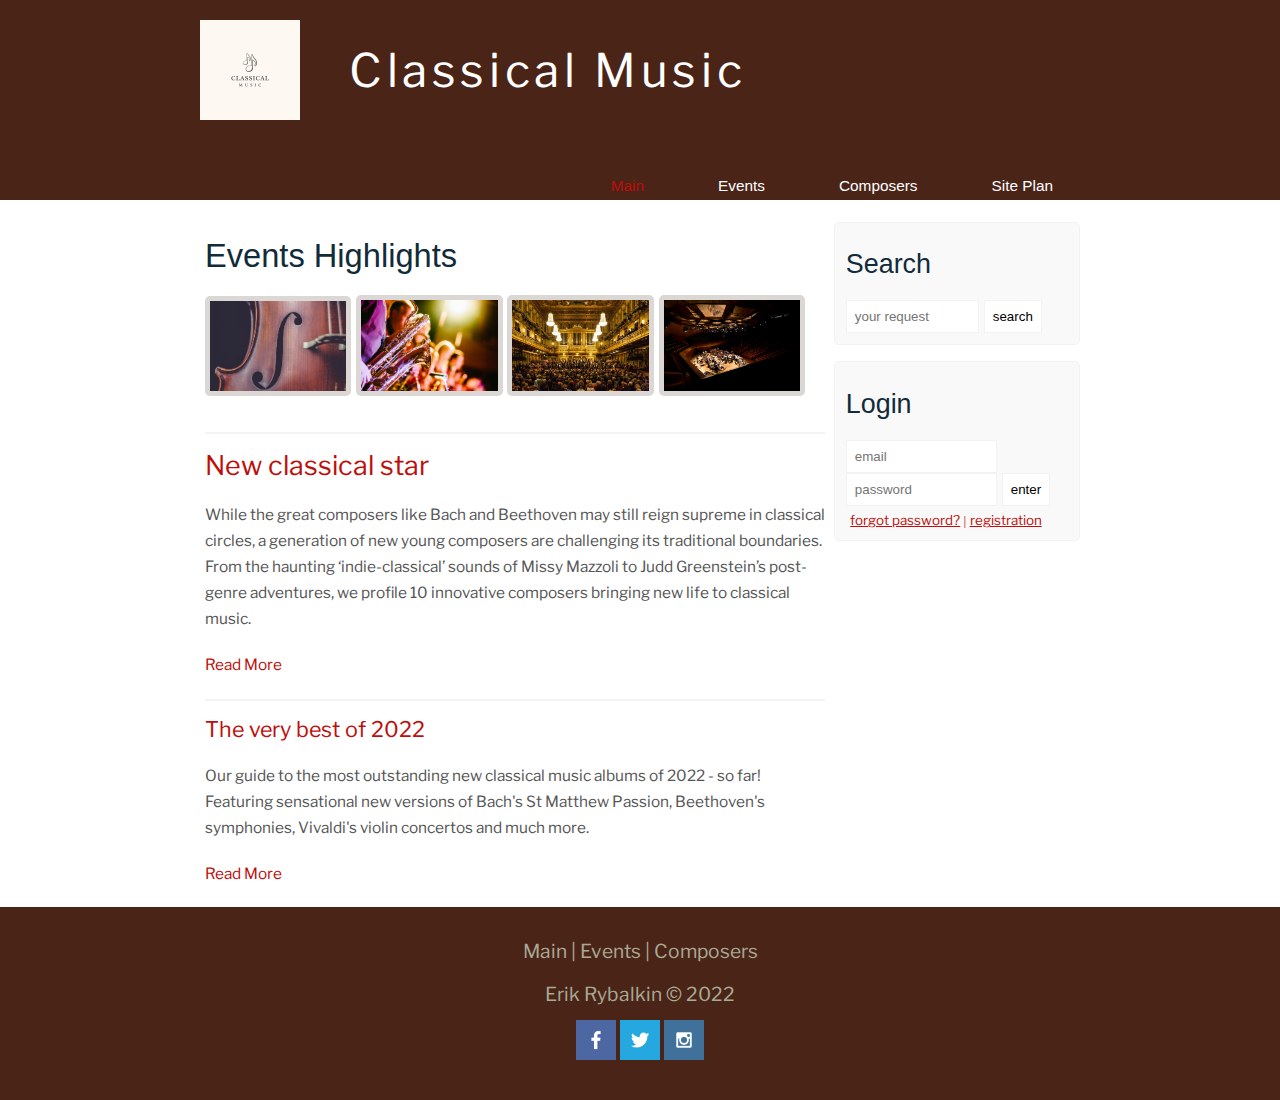
<file: classicalmusic/index.html>
<!DOCTYPE html>
<html lang="en">

<head>
    <meta charset="UTF-8">
    <meta name="viewport" content="width=device-width, initial-scale=1.0">
    <title>Classical Music</title>
    <meta name="description" content="classical music">
    <meta name="keywords" content="music, site, online, classical">
    <link rel="stylesheet" href="styles/style.css">
</head>

<body>
        <header class="header">

            <div class="logo">
                <div class="logo_text">
                    <a href="index.html"><img src="images/logo2.png" alt="logo"></a>
                    <h1><a href="index.html">Classical Music</a></h1>
                </div>
            </div>
            <div class="menubar">
                <ul class="menu">
                    <li class="selected"><a href="index.html">Main</a></li>
                    <li><a href="events.html">Events</a></li>
                    <li><a href="composers.html">Composers</a></li>
                    <li><a href="site-plan.html">Site Plan</a></li>
                </ul>
            </div>
        </header>
        <main class="site_content">
            <div class="sidebar_container">
                <div class="sidebar">
                    <h2>Search</h2>
                    <form method="post" action="#" id="search_from">
                        <input type="search" name="search_field" placeholder="your request">
                        <input type="submit" class="btn" value="search">
                    </form>
                </div>
                <div class="sidebar">
                    <h2>Login</h2>
                    <form method="post" action="#" id="login">
                        <input type="text" name="login_field" placeholder="email">
                        <input type="password" name="password_field" placeholder="password">
                        <input type="submit" class="btn" value="enter">
                        <div class="lables_passreg_text">
                            <span><a href="#">forgot password?</a></span> | <span><a href="#">registration</a></span>
                        </div>
                    </form>
                </div>
            </div>

       <div class="content">

       <h1>Events Highlights</h1>
       <div class="events_block">
        <a href="#"><img src="images/events/events-1.jpg" alt="event"></a>
        <a href="#"><img src="images/events/events-2.jpg" alt="event"></a>
           <a href="#"><img src="images/events/events-3.jpg" alt="event"></a>
           <a href="#"><img src="images/events/events-4.jpg" alt="event"></a>
        </div>
      <div class="posts">

          <hr>
          <h2><a href="#">New classical star</a></h2>
          <div class="posts_content">

              <p>
                While the great composers like Bach and Beethoven may still reign supreme in classical circles, a generation of new young composers are challenging its traditional boundaries. From the haunting ‘indie-classical’ sounds of Missy Mazzoli to Judd Greenstein’s post-genre adventures, we profile 10 innovative composers bringing new life to classical music.
              </p>
              <p><a href="#">Read More</a></p>

              <hr>
              <h2><a href="#">The very best of 2022</a></h2>
               <p>
                Our guide to the most outstanding new classical music albums of 2022 - so far! Featuring sensational new versions of Bach's St Matthew Passion, Beethoven's symphonies, Vivaldi's violin concertos and much more.
              </p>
              <p><a href="#">Read More</a></p>
          </div>

      </div>

       </div>
        </main>
        <footer class="footer">
            <p>
                <a href="index.html">Main</a> |
                <a href="events.html">Events</a> |
                <a href="composers.html">Composers</a>
            </p>
            <p>Erik Rybalkin &copy; 2022</p>
            <div class="social">
                <a href="https://facebook.com" target="_blank">
                    <img src="images/social/facebook.png" alt="fb icon">
                </a>
                <a href="https://twitter.com" target="_blank">
                    <img src="images/social/twitter.png" alt="twitter icon">
                </a>
                <a href="https://instagram.com" target="_blank">
                    <img src="images/social/instagram.png" alt="instagram icon">
                </a>
            </div>
        </footer>

</body>

</html>
</file>
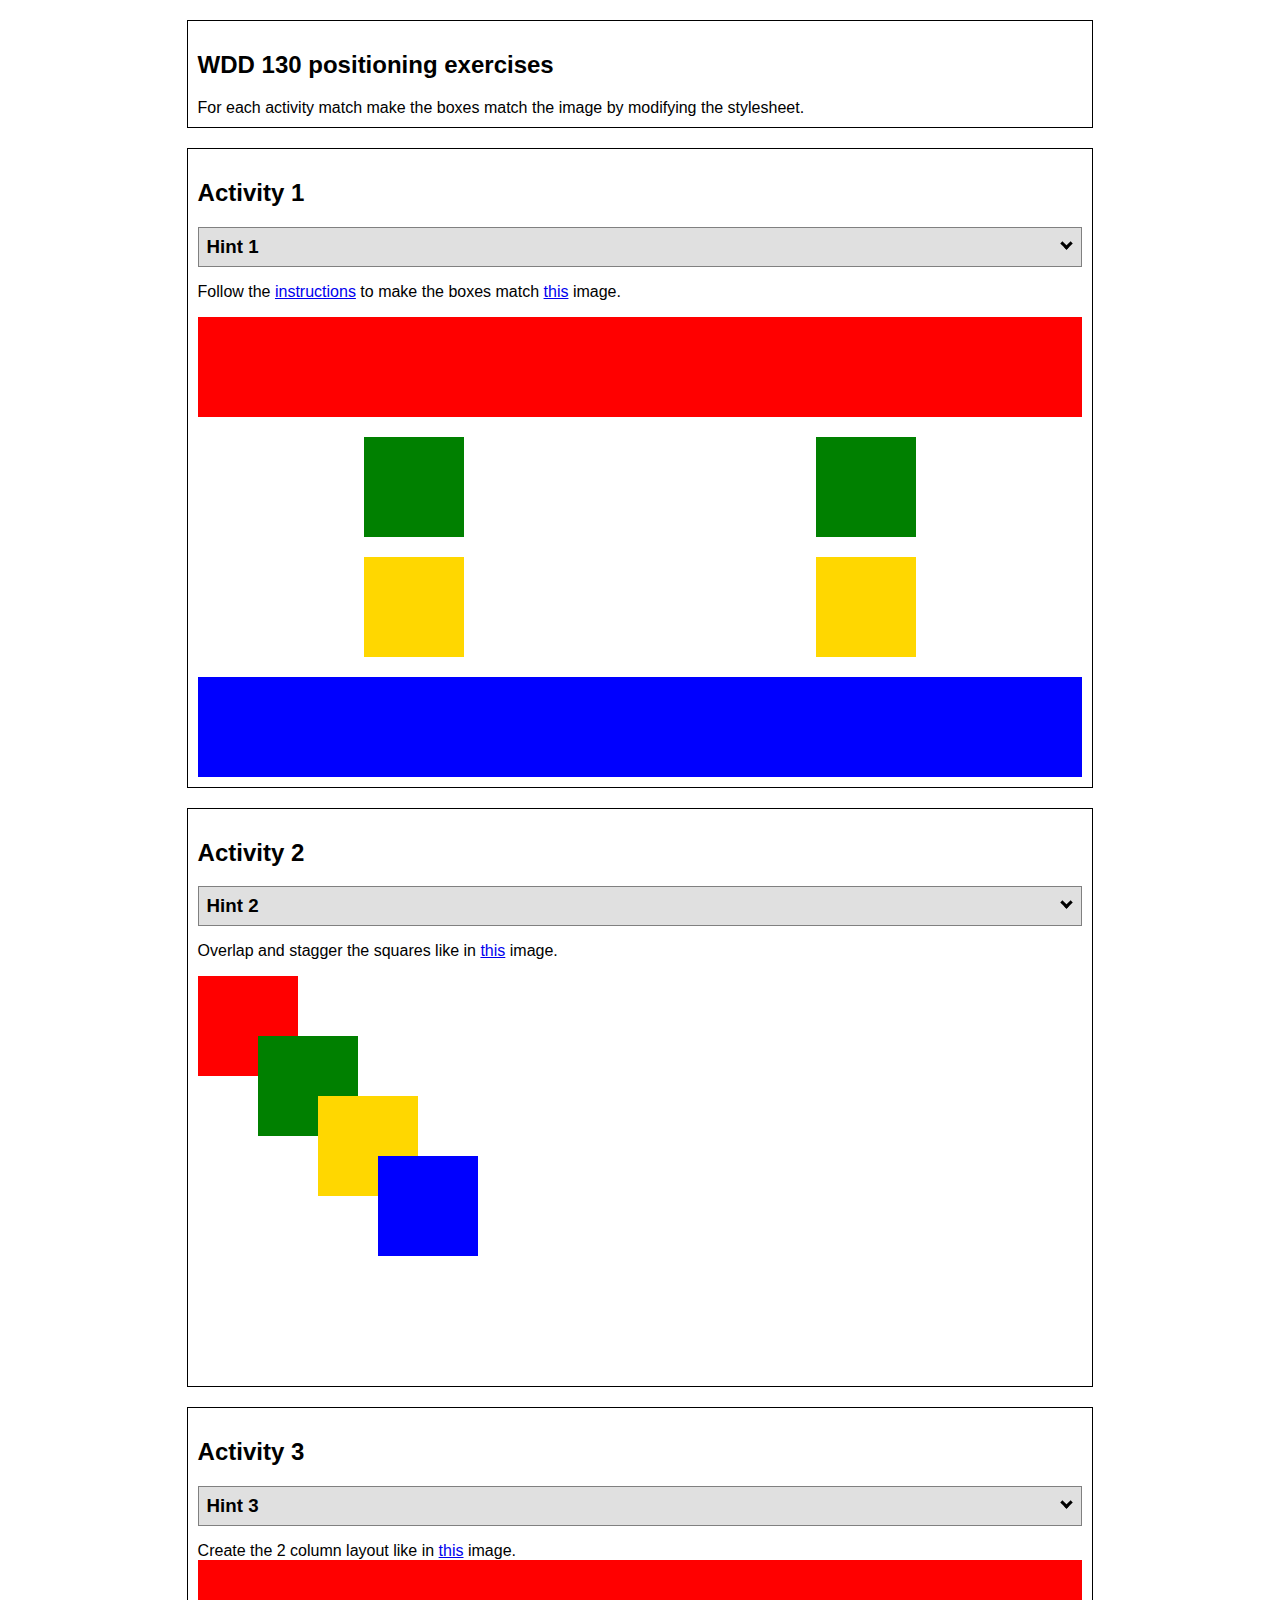
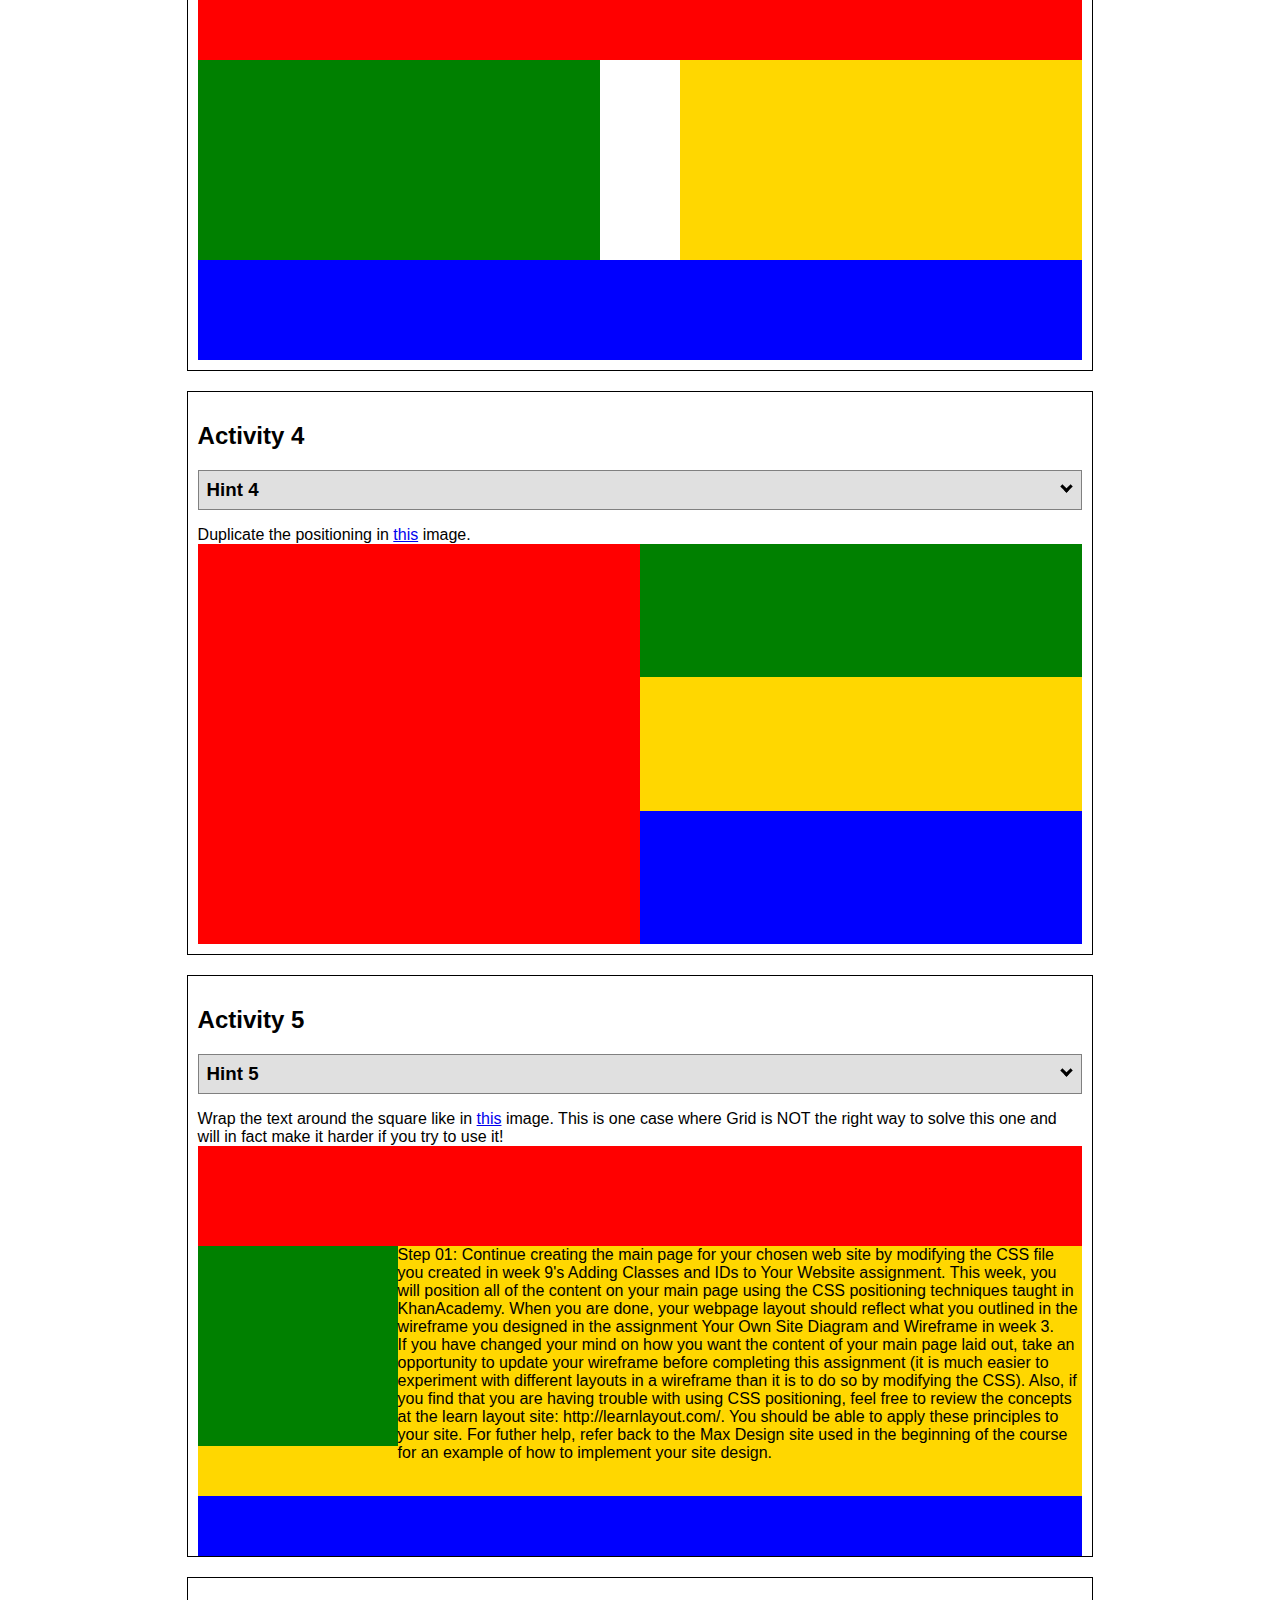
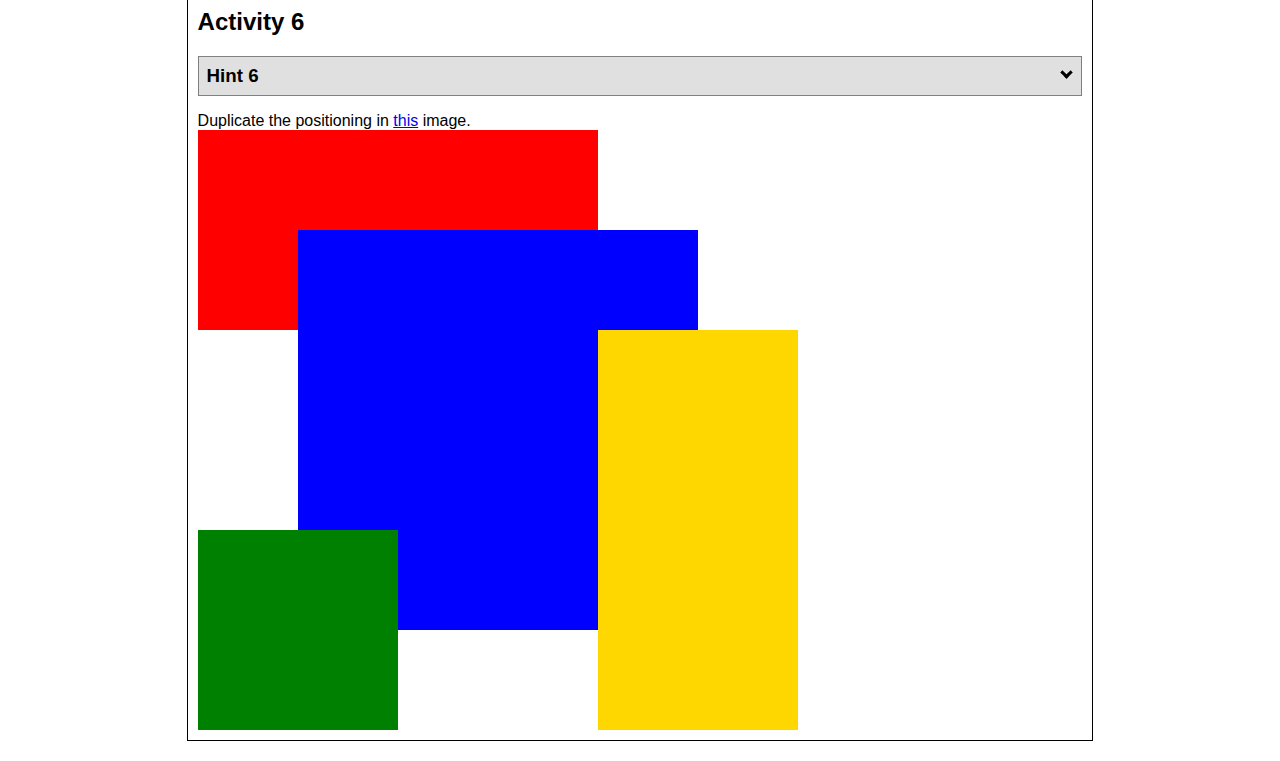
<file: positioning/index.html>
<!DOCTYPE html>
<html lang="en">
  <head>
    <!-- HTML - Name: positioning.html -->
    <title>Positioning Activity</title>
    <link rel="stylesheet" type="text/css" href="styles/positionstyles.css" />
  </head>
  <body>
    <div class="activity">
      <h2>WDD 130 positioning exercises</h2>
      For each activity match make the boxes match the image by modifying the stylesheet.</div>
    <div class="activity">
      <h2>Activity 1</h2>
      <section class="hint"><input type="checkbox" ><i></i> <h3>Hint 1</h3><div><p>Check out the <a href="https://byui-wdd.github.io/wdd130/activities/w06-css-positioning.html" target="_blank">activity instructions</a> in Ilearn!</p></div></section>
      <p>Follow the <a href="https://byui-wdd.github.io/wdd130/activities/w06-css-positioning.html" target="_blank">instructions</a> to make the boxes match  <a href="https://byui-wdd.github.io/wdd130/images/example1.png" target="_blank">this</a> image.</p>
      <div class="content1" >
        <div class="red1" ></div>
        <div class="green1" ></div>
        <div class="green1" ></div>
        <div class="yellow1"></div>
        <div class="yellow1"></div>
        <div class="blue1"></div>
      </div>
    </div>
    <div class="activity">
      <h2>Activity 2</h2>
      <section class="hint"><input type="checkbox" > <h3>Hint 2</h3><i></i><div>
      <ul>
      <li>grid-template-columns: 50px 50px 50px 50px 50px </li></ul></div></section>
      <p>Overlap and stagger the squares like in <a href="https://byui-wdd.github.io/wdd130/images/example2.png" target="_blank">this</a> image.</p>
      <div class="content2" >
        <div class="red2" ></div>
        <div class="green2" ></div>
        <div class="yellow2"></div>
        <div class="blue2"></div>
      </div>
    </div>
    <div class="activity">
      <h2>Activity 3</h2>
      <section class="hint"><input type="checkbox" > <h3>Hint 3</h3><i></i><div><p>This one is going to be best solved with CSS Grid. Remember to make the boxes the right width first...then start moving them around. </p><h4>Properties used:</h4><ul><li>display:grid;</li><li>grid-template-columns:</li><li>grid-column-gap:</li>
        <li>grid-column:</li>  </ul></div></section>
      Create the 2 column layout like in <a href="https://byui-wdd.github.io/wdd130/images/example3.png" target="_blank">this</a>  image.
      <div class="content3" >
        <div class="red3" ></div>
        <div class="green3" ></div>
        <div class="yellow3"></div>
        <div class="blue3"></div>
      </div>
    </div>
    <div class="activity">
      <h2>Activity 4</h2>
      <section class="hint"><input type="checkbox" > <h3>Hint 4</h3><i></i><div><p>For the others we have been primarily concerned with width. For this one you will need to adjust height as well. </p><h4>Properties used:</h4><ul><li>display:grid;</li><li>grid-template-columns:</li><li>grid-row:</li></ul></div></section>
      Duplicate the positioning in <a href="https://byui-wdd.github.io/wdd130/images/example4.png" target="_blank">this</a> image. 
      <div class="content4" >
        <div class="red4" ></div>
        <div class="green4" ></div>
        <div class="yellow4"></div>
        <div class="blue4"></div>
      </div>
    </div>

    <div class="activity">
      <h2>Activity 5</h2>
      <section class="hint"><input type="checkbox" > <h3>Hint 5</h3><i></i><div><p>Grid is <strong>not</strong> the right way to do this.  In fact there is only one way to really do that...and that is with float. Remember that we float the thing we want the text to wrap around.  Also remember to start by making all the shapes the right size and shape.</p><h4>Properties used:</h4><ul><li>float: left;</li></ul></div></section>
      Wrap the text around the square like in <a href="https://byui-wdd.github.io/wdd130/images/example5.png" target="_blank">this</a> image. This is one case where Grid is NOT the right way to solve this one and will in fact make it harder if you try to use it!
      <div class="content5" >
        <div class="red5" ></div>
        <div class="green5" ></div>
        <div class="yellow5">Step 01: Continue creating the main page for your chosen web site by modifying the CSS file you created in week 9's Adding Classes and IDs to Your Website assignment. This week, you will position all of the content on your main page using the CSS positioning techniques taught in KhanAcademy. When you are done, your webpage layout should reflect what you outlined in the wireframe you designed in the assignment Your Own Site Diagram and Wireframe in week 3. <br />
          If you have changed your mind on how you want the content of your main page laid out, take an opportunity to update your wireframe before completing this assignment (it is much easier to experiment with different layouts in a wireframe than it is to do so by modifying the CSS). Also, if you find that you are having trouble with using CSS positioning, feel free to review the concepts at the learn layout site: http://learnlayout.com/. You should be able to apply these principles to your site. For futher help, refer back to the Max Design site used in the beginning of the course for an example of how to implement your site design.</div>
        <div class="blue5"></div>
      </div>
    </div>
    <div class="activity">
      <h2>Activity 6</h2>
      <section class="hint"><input type="checkbox" > <h3>Hint 6</h3><i></i><div><p>This one is all about visualizing the grid behind the layout. If you are having a hard time doing that first: all the sizes are even multiples of 100, and second here is another example with the lines drawn: <a href="https://byui-wdd.github.io/wdd130/images/example6-hint.png" target="_blank">example 6 with lines</a>. For this one you will find it easiest if you use px for the column width. You can also use <kbd>z-index</kbd> to control the element layering.    </p><h4>Properties used:</h4><ul><li>display:grid;</li><li>grid-template-columns:</li><li>grid-column:</li><li>grid-row:</li><li><a href="https://www.w3schools.com/cssref/pr_pos_z-index.asp" target="_blank">z-index:</a></li></ul></div></section>
      Duplicate the positioning in <a href="https://byui-wdd.github.io/wdd130/images/example6.png" target="_blank">this</a> image.
      <div class="content6" >
        <div class="red6" ></div>
        <div class="green6" ></div>
        <div class="yellow6"></div>
        <div class="blue6"></div>
      </div>
    </div>
  </body>
</html>
</file>
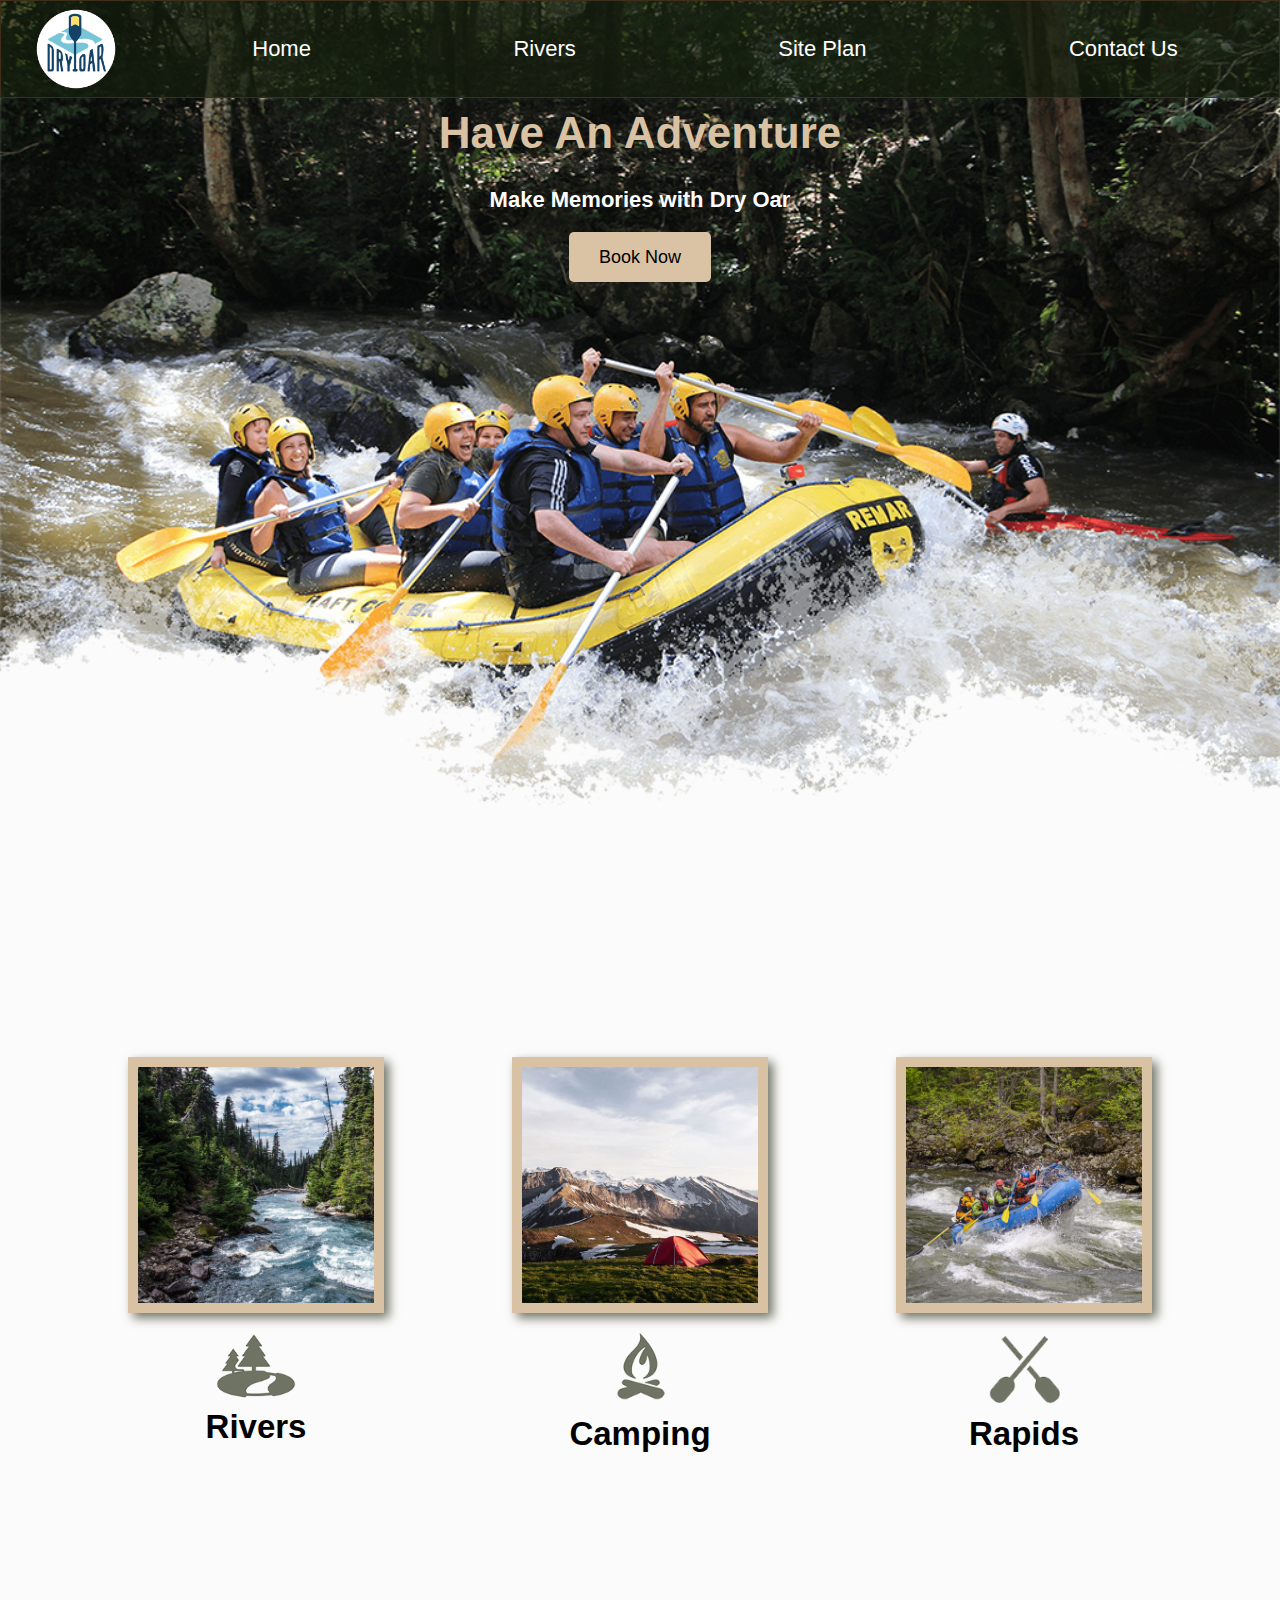
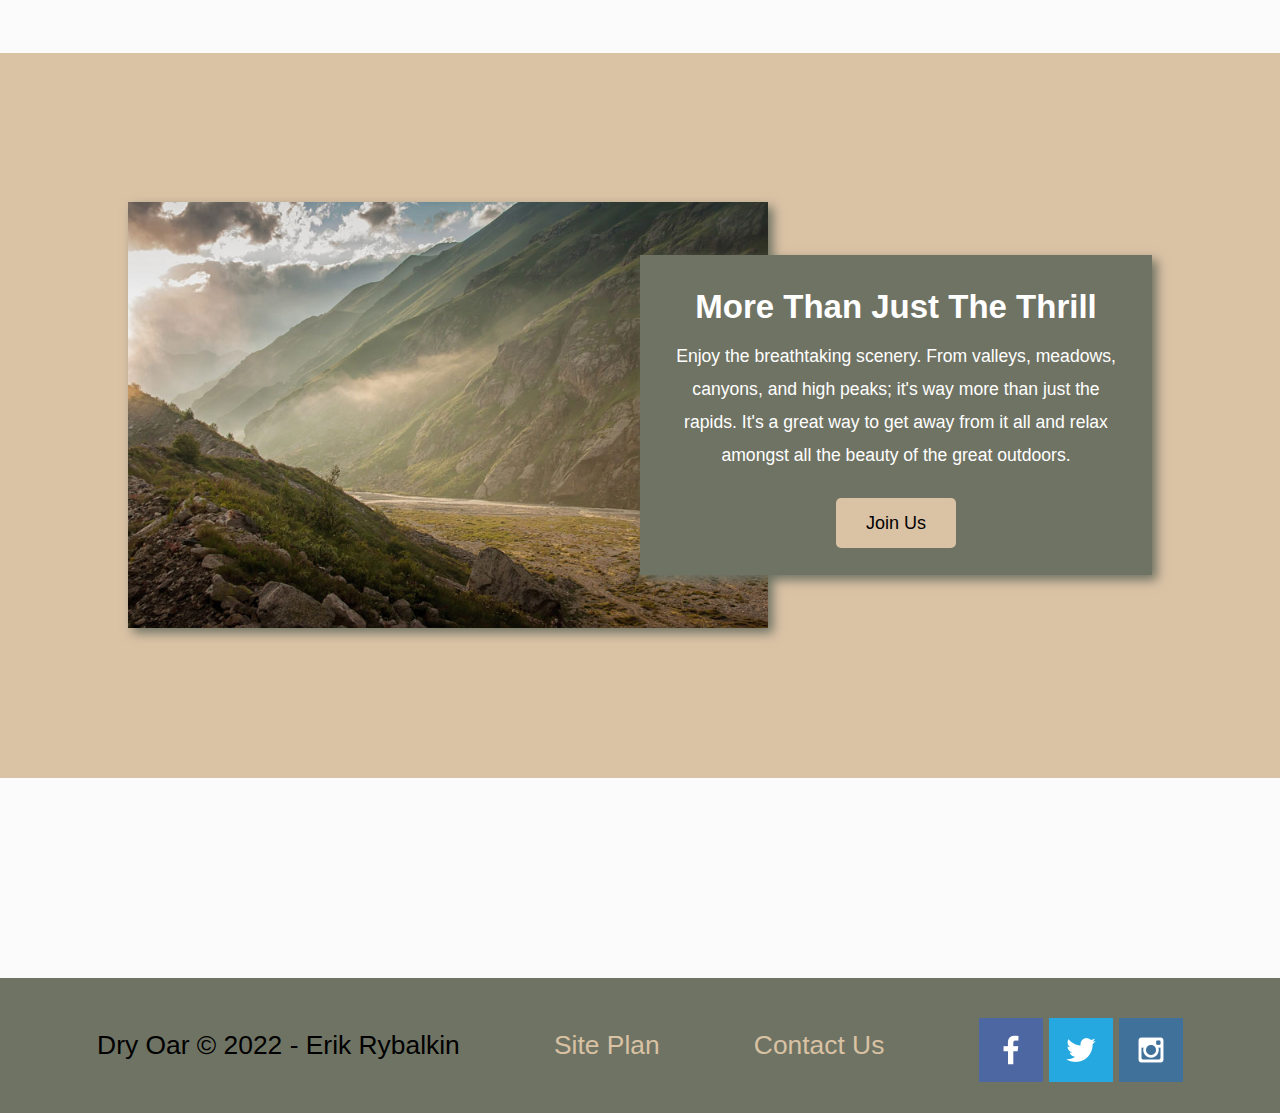
<file: wwr/index.html>
<!DOCTYPE html>
<html lang="en">
<head>
    <meta charset="UTF-8">
    <meta http-equiv="X-UA-Compatible" content="IE=edge">
    <meta name="viewport" content="width=device-width, initial-scale=1.0">
    <link rel="stylesheet" href="styles/style.css">
    <title>Whitewater Rafting Vacations | Dry Oar Boating | Home</title>
</head>
<body>
    <div id="content">
    <header>
        <a id="logo_link" href="index.html">
            <img class="logo" src="images/logo.png" alt="Dry Oar Logo">
        </a>
        <nav>
            <a href="index.html">Home</a>
            <a href="rivers.html">Rivers</a>
            <a href="site-plan-rafting.html">Site Plan</a>
            <a href="contactus.html">Contact Us</a>
        </nav>
    </header>

    <div id="hero">
        <div id="hero-box">
            <img id="hero-img" src="images/hero.png" alt="People enjoying white water rafting">
        </div>
        <section id="hero-msg">
            <h1 class="home-title">Have An Adventure</h1>
            <h4>Make Memories with Dry Oar </h4>
            <div class='button-box'>
                <a class='book' href="contactus.html">Book Now</a>
            </div>
        </section>
    </div>

    <main class="home-grid">
        <section class="rivers-card">
            <img class="card-img" src="images/rivers.jpg" alt="river in forest">
            <img class="icon" src="images/river_icon.png" alt="river icon">
            <h2>Rivers</h2>
        </section>
        <section class="camping-card">
            <img class="card-img" src="images/camping.jpg" alt="tent in mountains">
            <img class="icon" src="images/fire_icon.png" alt="fire icon">
            <h2>Camping</h2>
        </section>
        <section class="rapids-card">
            <img class="card-img" src="images/rapids.jpg" alt="rafting boat">
            <img class="icon" src="images/oars.png" alt="oars icon">
            <h2>Rapids</h2>
        </section>
        <div id="background"></div> 
        <img class="mountains" src="images/mountains.jpg" alt="Misty mountains">        
        <section class="msg">
            <h2>More Than Just The Thrill</h2>
            <p>Enjoy the breathtaking scenery. From valleys, meadows, canyons, and high peaks; it's way more than just the rapids. It's a great way to get away from it all and relax amongst all the beauty of the great outdoors. </p>
            <a class='join' href="rivers.html">Join Us</a>
        </section>
    </main>
    

    <footer>
        <p>Dry Oar &copy; 2022 - Erik Rybalkin</p>
        <p><a href="site-plan-rafting.html">Site Plan</a></p>
        <p><a href="contactus.html">Contact Us</a></p>
        <div class="social">
            <a href="https://facebook.com" target="_blank">
                <img src="images/facebook.png" alt="fb icon">
            </a>
            <a href="https://twitter.com" target="_blank">
                <img src="images/twitter.png" alt="twitter icon">
            </a>
            <a href="https://instagram.com" target="_blank">
                <img src="images/instagram.png" alt="instagram icon">
            </a>
        </div>
    </footer>
</div>
</body>
</html>
</file>
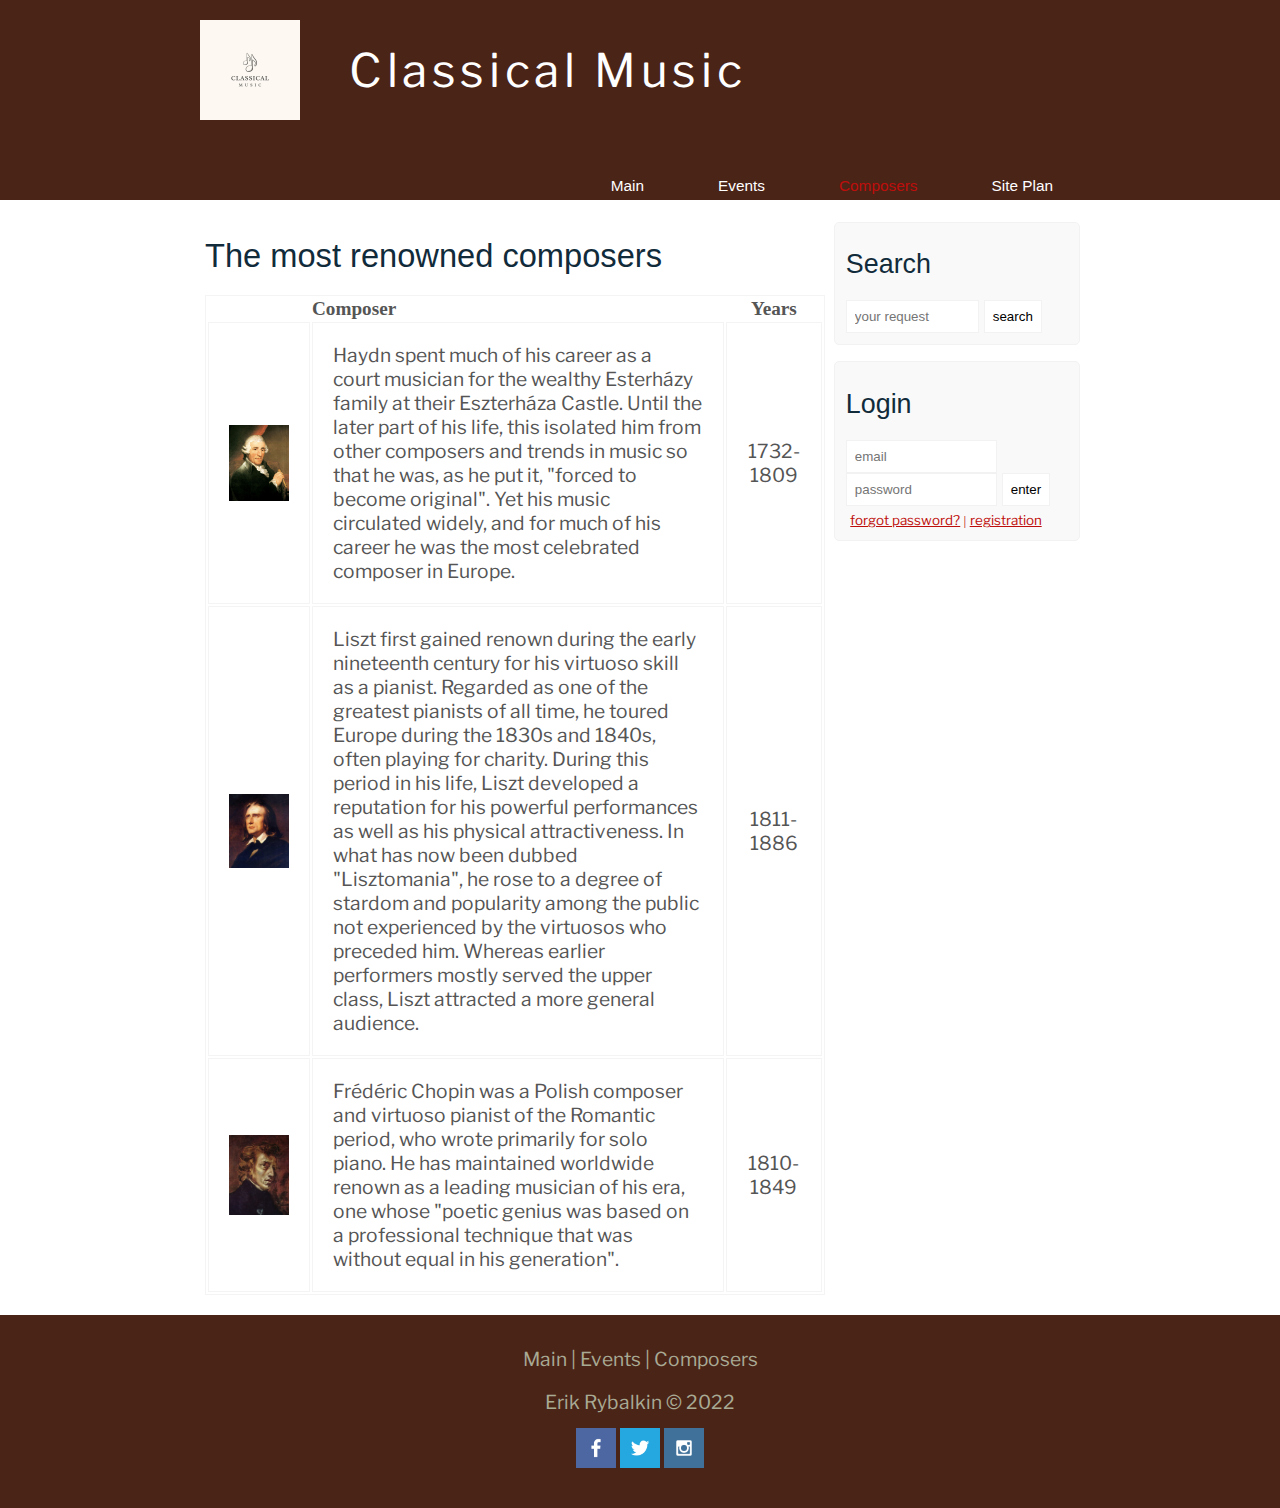
<file: classicalmusic/composers.html>
<!DOCTYPE html>
<html lang="en">

<head>
    <meta charset="UTF-8">
    <meta name="viewport" content="width=device-width, initial-scale=1.0">
    <title>Classical Music</title>
    <meta name="description" content="classical music">
    <meta name="keywords" content="music, site, online, classical">
    <link rel="stylesheet" href="styles/style.css">
</head>

<body>
        <header class="header">
            <div class="logo">
                <div class="logo_text">
                    <a href="index.html"><img src="images/logo2.png" alt="logo"></a>
                    <h1><a href="index.html">Classical Music</a></h1>
                </div>
            </div>
            <div class="menubar">
                <ul class="menu">
                    <li><a href="index.html">Main</a></li>
                    <li><a href="events.html">Events</a></li>
                    <li class="selected"><a href="composers.html">Composers</a></li>
                    <li><a href="site-plan.html">Site Plan</a></li>
                </ul>
            </div>
        </header>

        <main class="site_content">
            <div class="sidebar_container">
                <div class="sidebar">
                    <h2>Search</h2>
                    <form method="post" action="#" id="search_from">
                        <input type="search" name="search_field" placeholder="your request">
                        <input type="submit" class="btn" value="search">
                    </form>
                </div>
                <div class="sidebar">
                    <h2>Login</h2>
                    <form method="post" action="#" id="login">
                        <input type="text" name="login_field" placeholder="email">
                        <input type="password" name="password_field" placeholder="password">
                        <input type="submit" class="btn" value="enter">
                        <div class="lables_passreg_text">
                            <span><a href="#">forgot password?</a></span> | <span><a href="#">registration</a></span>
                        </div>
                    </form>
                </div>
            </div>

       <div class="content">
           <h1>The most renowned composers</h1>
           <table>
               <tr>
                   <th></th>
                   <th>Composer</th>
                   <th class="center">Years</th>
               </tr>
               <tr>
                   <td class="center"><img src="images/composers/composers-1.jpg" alt="composer"></td>
                   <td>Haydn spent much of his career as a court musician for the wealthy Esterházy family at their Eszterháza Castle. Until the later part of his life, this isolated him from other composers and trends in music so that he was, as he put it, "forced to become original". Yet his music circulated widely, and for much of his career he was the most celebrated composer in Europe.</td>
                   <td class="center">1732-1809</td>
               </tr>
               <tr>
                   <td class="center"><img src="images/composers/composers-2.jpg" alt="composer"></td>
                   <td>
                       Liszt first gained renown during the early nineteenth century for his virtuoso skill as a pianist. Regarded as one of the greatest pianists of all time, he toured Europe during the 1830s and 1840s, often playing for charity. During this period in his life, Liszt developed a reputation for his powerful performances as well as his physical attractiveness. In what has now been dubbed "Lisztomania", he rose to a degree of stardom and popularity among the public not experienced by the virtuosos who preceded him. Whereas earlier performers mostly served the upper class, Liszt attracted a more general audience.
                   </td>
                   <td class="center">1811-1886</td>
               </tr>
               <tr>
                   <td class="center"><img src="images/composers/composers-3.jpg" alt="composer"></td>
                   <td>
                       Frédéric Chopin was a Polish composer and virtuoso pianist of the Romantic period, who wrote primarily for solo piano. He has maintained worldwide renown as a leading musician of his era, one whose "poetic genius was based on a professional technique that was without equal in his generation".
                   </td>
                   <td class="center">1810-1849</td>
               </tr>
           </table>
      </div>

        </main>
        <footer class="footer">
            <p>
                <a href="index.html">Main</a> |
                <a href="events.html">Events</a> |
                <a href="composers.html">Composers</a>
            </p>
            <p>Erik Rybalkin &copy; 2022</p>
            <div class="social">
                <a href="https://facebook.com" target="_blank">
                    <img src="images/social/facebook.png" alt="fb icon">
                </a>
                <a href="https://twitter.com" target="_blank">
                    <img src="images/social/twitter.png" alt="twitter icon">
                </a>
                <a href="https://instagram.com" target="_blank">
                    <img src="images/social/instagram.png" alt="instagram icon">
                </a>
            </div>
        </footer>

</body>

</html>
</file>
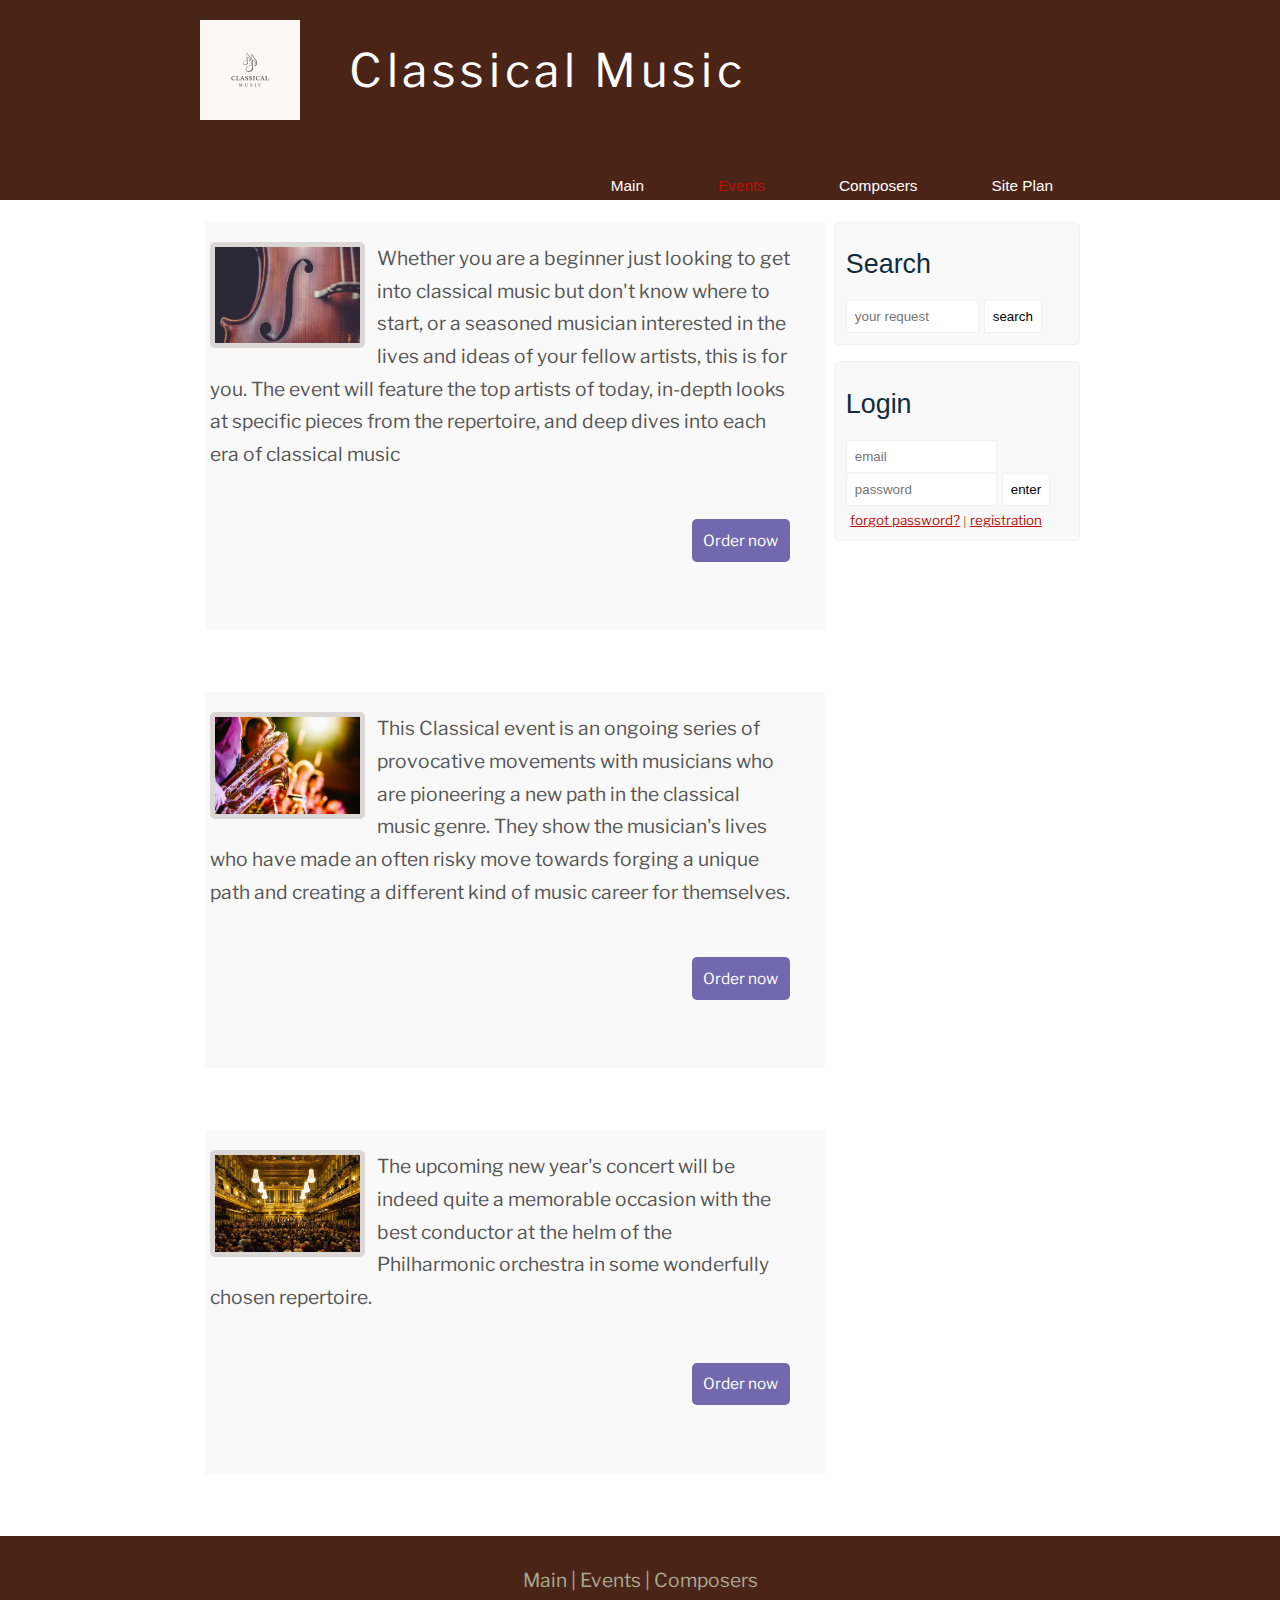
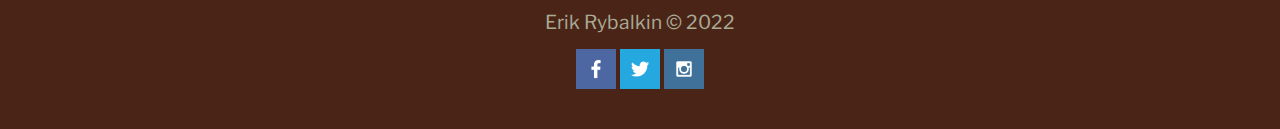
<file: classicalmusic/events.html>
<!DOCTYPE html>
<html lang="en">

<head>
    <meta charset="UTF-8">
    <meta name="viewport" content="width=device-width, initial-scale=1.0">
    <title>Classical Music</title>
    <meta name="description" content="classical music">
    <meta name="keywords" content="music, site, online, classical">
    <link rel="stylesheet" href="styles/style.css">
</head>

<body>
        <header class="header">
            <div class="logo">
                <div class="logo_text">
                    <a href="index.html"><img src="images/logo2.png" alt="logo"></a>
                    <h1><a href="index.html">Classical Music</a></h1>
                </div>
            </div>
            <div class="menubar">
                <ul class="menu">
                    <li><a href="index.html">Main</a></li>
                    <li class="selected"><a href="events.html">Events</a></li>
                    <li><a href="composers.html">Composers</a></li>
                    <li><a href="site-plan.html">Site Plan</a></li>
                </ul>
            </div>
        </header>

        <main class="site_content">
            <div class="sidebar_container">
                <div class="sidebar">
                    <h2>Search</h2>
                    <form method="post" action="#" id="search_from">
                        <input type="search" name="search_field" placeholder="your request">
                        <input type="submit" class="btn" value="search">
                    </form>
                </div>
                <div class="sidebar">
                    <h2>Login</h2>
                    <form method="post" action="#" id="login">
                        <input type="text" name="login_field" placeholder="email">
                        <input type="password" name="password_field" placeholder="password">
                        <input type="submit" class="btn" value="enter">
                        <div class="lables_passreg_text">
                            <span><a href="#">forgot password?</a></span> | <span><a href="#">registration</a></span>
                        </div>
                    </form>
                </div>
            </div>

            <div class="content">
                <div class="info_event">
                    <img src="images/events/events-1.jpg" alt="event">
                    <p>Whether you are a beginner just looking to get into classical music but don't know where to start, or a seasoned musician interested in the lives and ideas of your fellow artists, this is for you. The event will feature the top artists of today, in-depth looks at specific pieces from the repertoire, and deep dives into each era of classical music</p>
                    <div class="button"><a href="#">Order now</a></div>
                </div>

                <div class="info_event">
                    <img src="images/events/events-2.jpg" alt="event"><p>This Classical event is an ongoing series of provocative movements with musicians who are pioneering a new path in the classical music genre. They show the musician's lives who have made an often risky move towards forging a unique path and creating a different kind of music career for themselves.
                </p>
                    <div class="button"><a href="#">Order now</a></div>
                </div>

                <div class="info_event">
                    <img src="images/events/events-3.jpg" alt="event"><p>The upcoming new year's concert will be indeed quite a memorable occasion with the best conductor at the helm of the Philharmonic orchestra in some wonderfully chosen repertoire.
                </p>
                    <div class="button"><a href="#">Order now</a></div>
                </div>
            </div>
        </main>

        <footer class="footer">
            <p>
                <a href="index.html">Main</a> |
                <a href="events.html">Events</a> |
                <a href="composers.html">Composers</a>
            </p>
            <p>Erik Rybalkin &copy; 2022</p>
            <div class="social">
                <a href="https://facebook.com" target="_blank">
                    <img src="images/social/facebook.png" alt="fb icon">
                </a>
                <a href="https://twitter.com" target="_blank">
                    <img src="images/social/twitter.png" alt="twitter icon">
                </a>
                <a href="https://instagram.com" target="_blank">
                    <img src="images/social/instagram.png" alt="instagram icon">
                </a>
            </div>
        </footer>

</body>

</html>
</file>
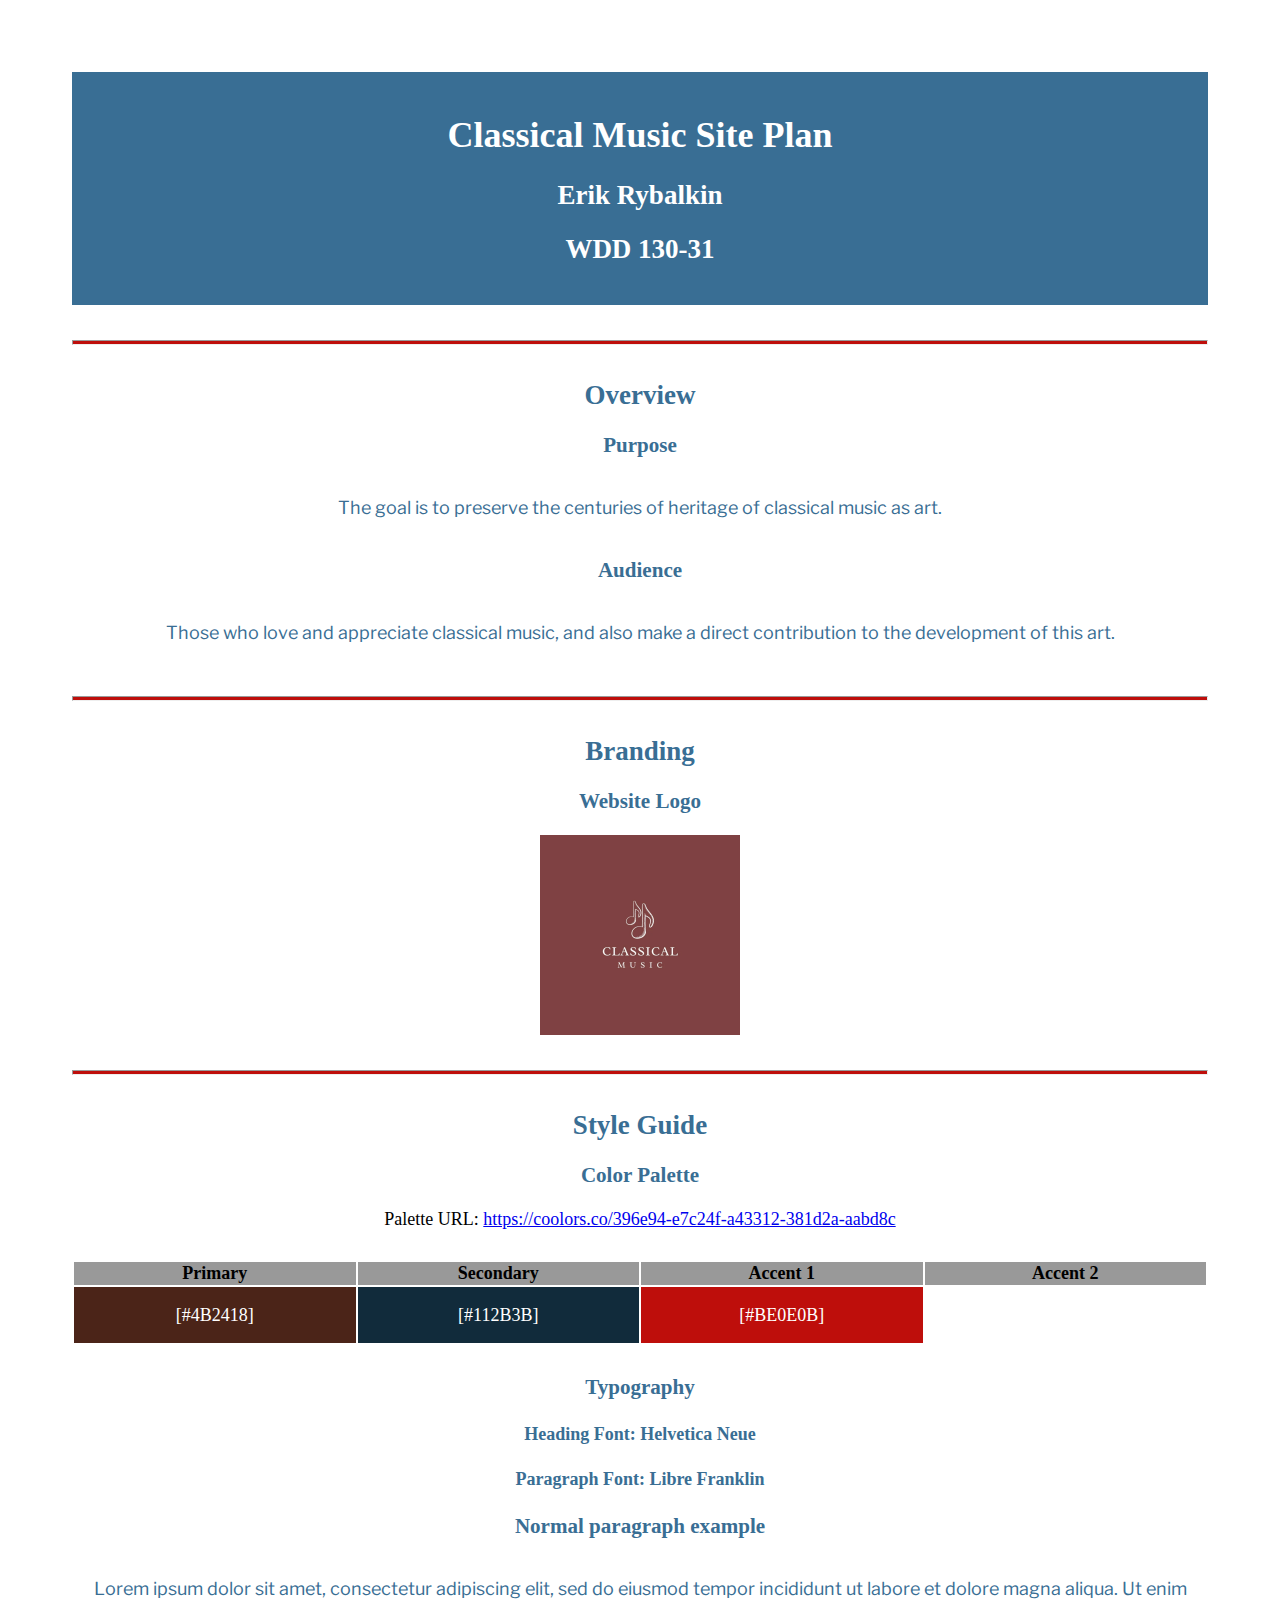
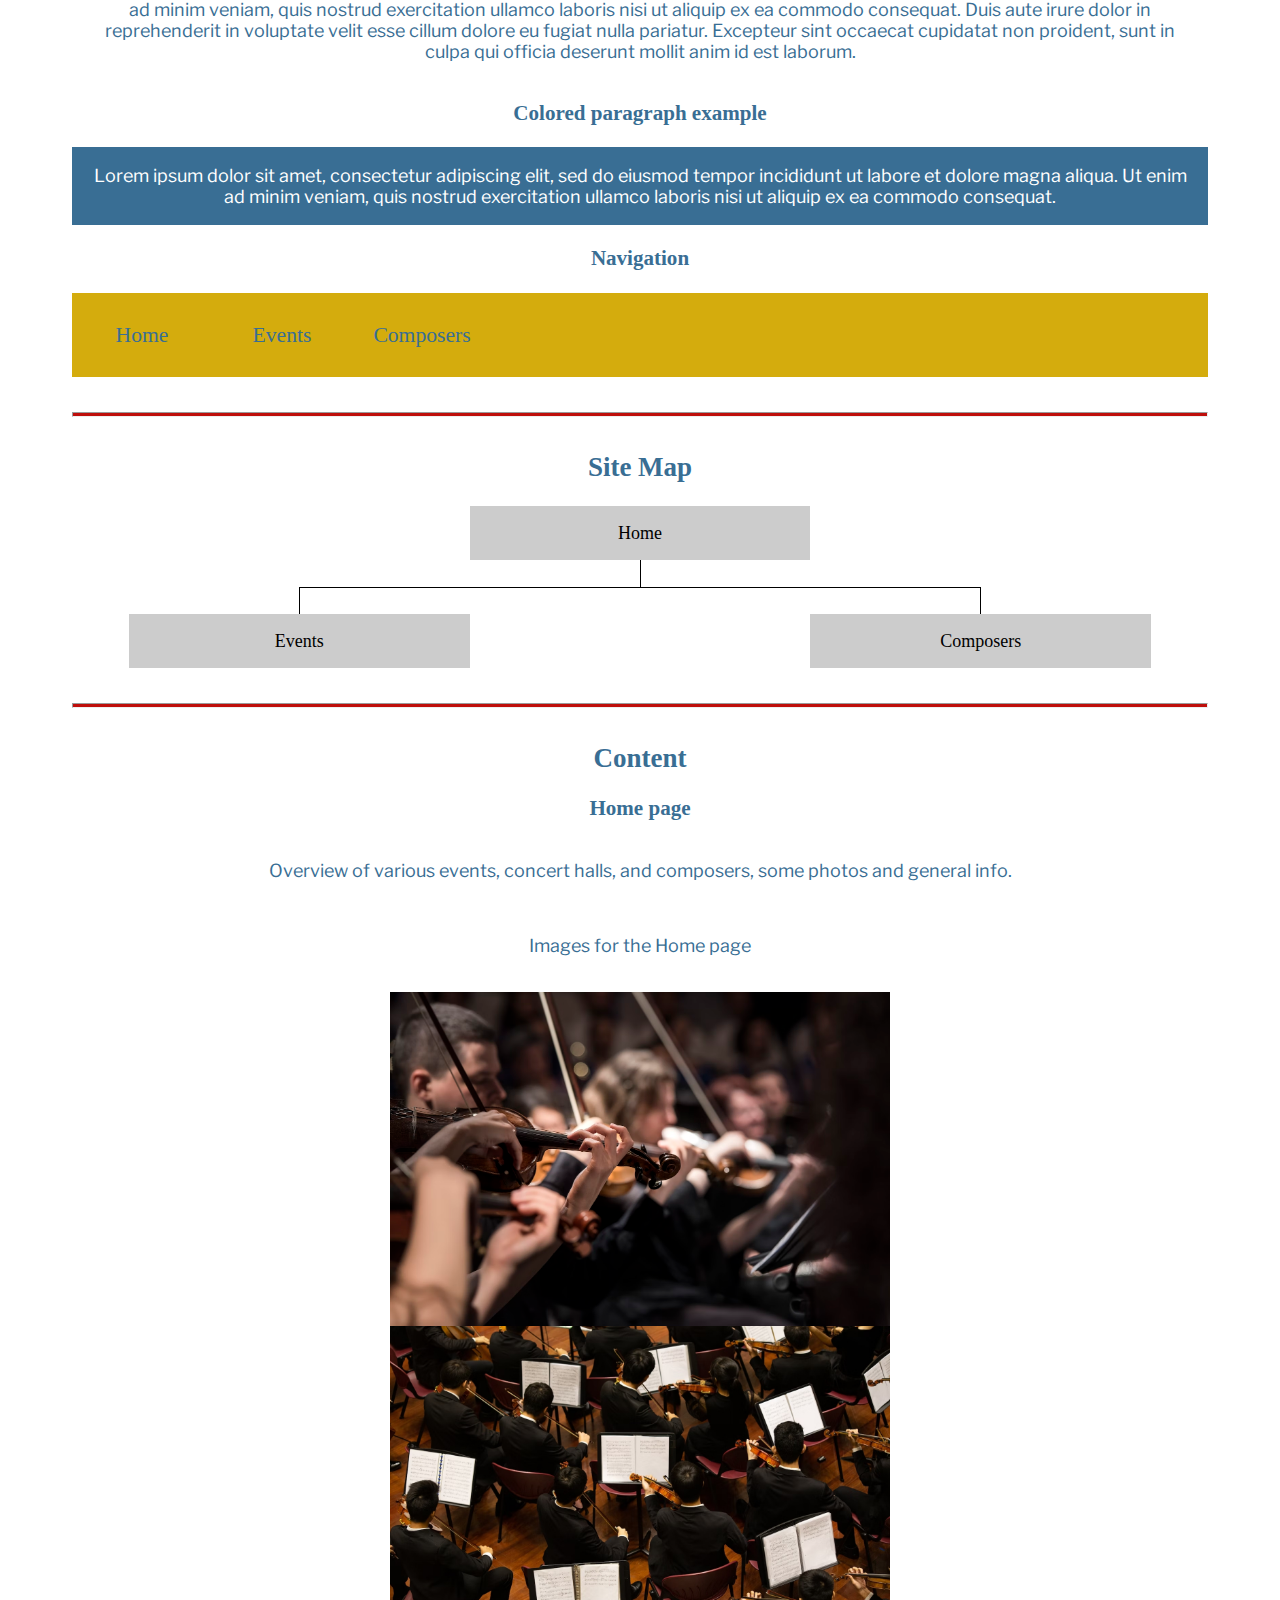
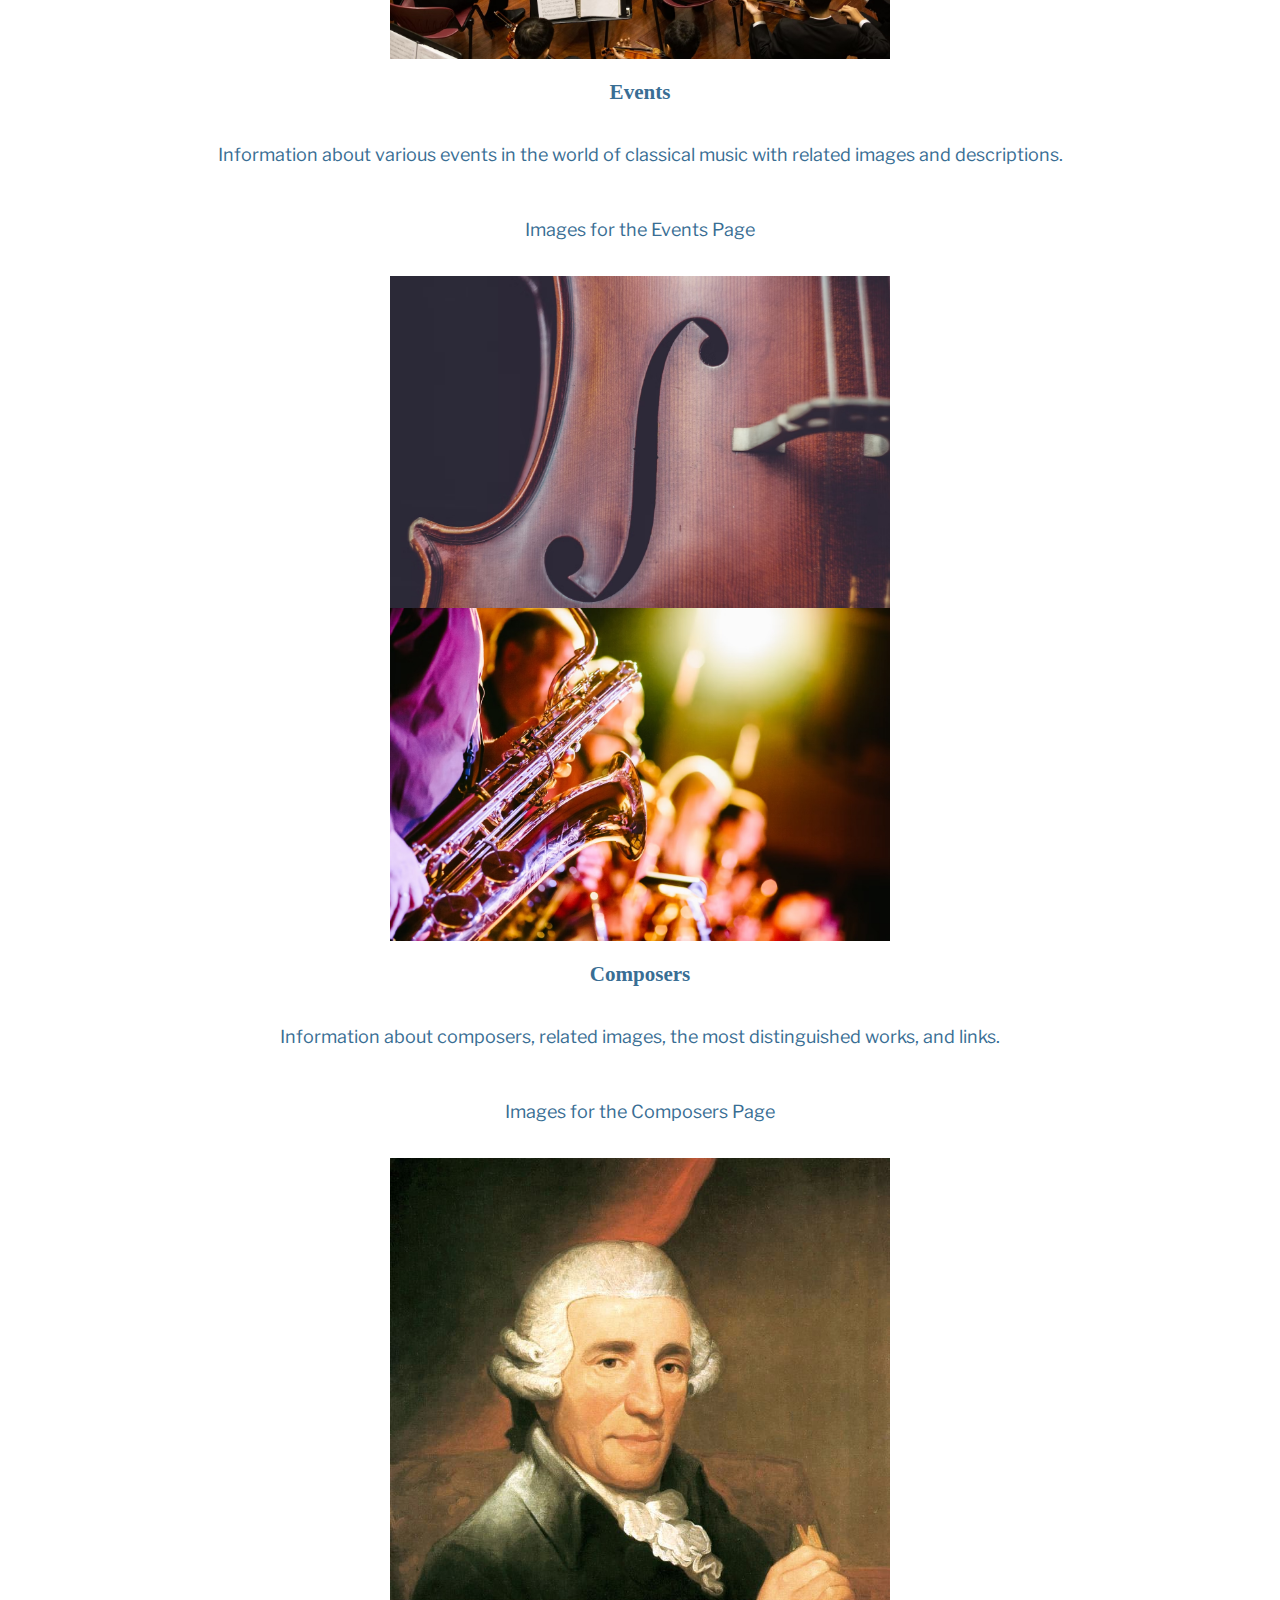
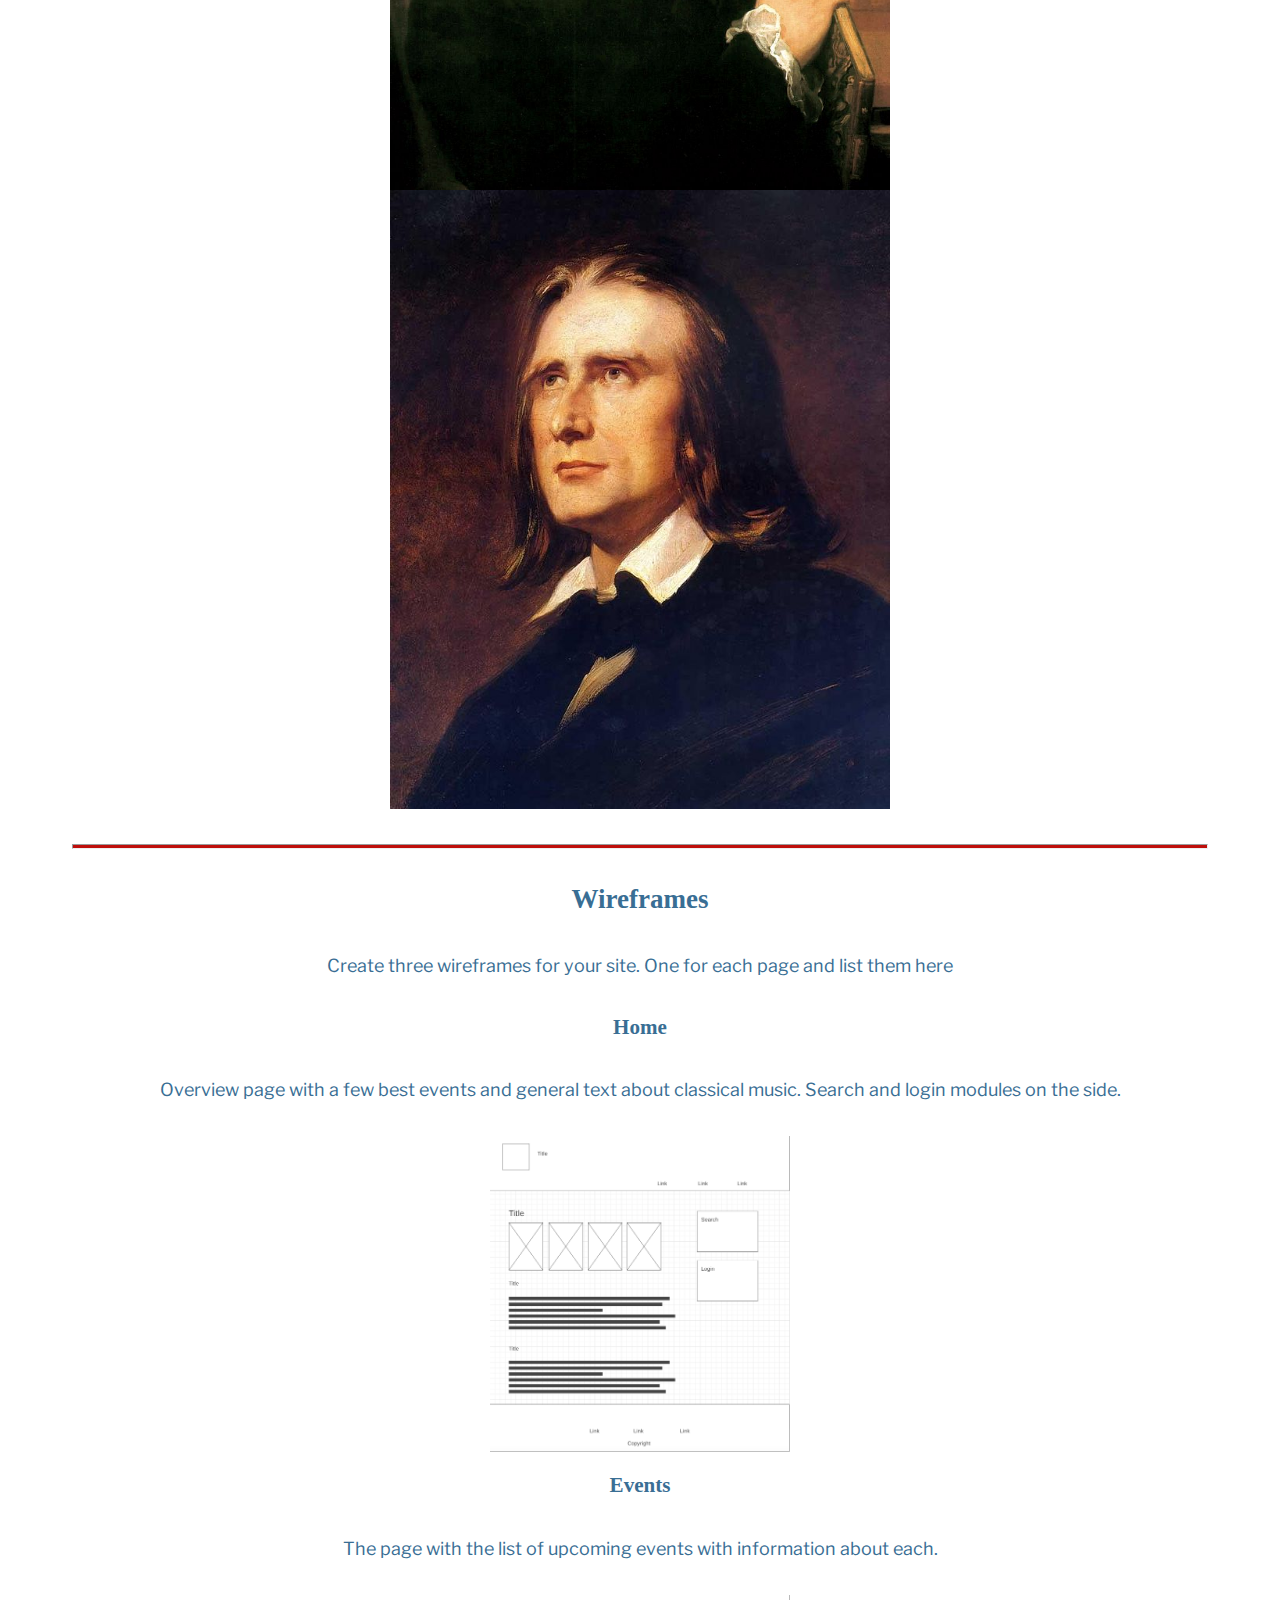
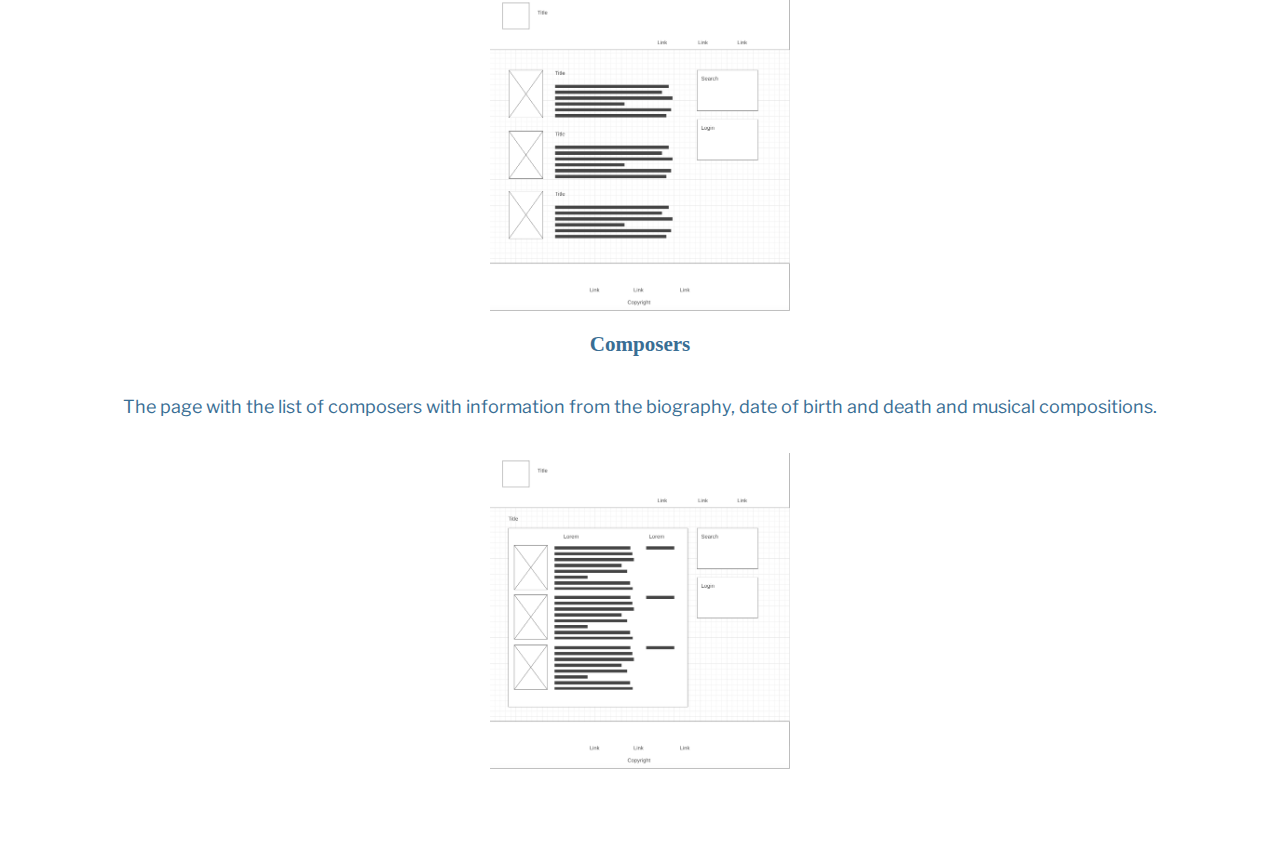
<file: classicalmusic/site-plan.html>
<!DOCTYPE html>
<html lang="en-us">
    
  <head>
    <meta charset="utf-8">
    <title>Site Plan</title>
    <link type="text/css" rel="stylesheet" href="styles/site-plan.css">
  </head>

  <body>
    <header>
      <h1>Classical Music Site Plan</h1>
      <h2>Erik Rybalkin</h2>
      <h2>WDD 130-31</h2>
      <!-- In the header above, add the name or your site, your name and class number. For example if you are in section 3 you would put WDD 130.03 -->
    </header>
    <main>

      <!-- ------------------------Steps 2-3------------------------------ -->
      <hr>
      <h2>Overview</h2>
      <h3>Purpose</h3>
      <p>The goal is to preserve the centuries of heritage of classical music as art.</p>  <!-- change this -->


      <h3>Audience</h3>
      <p>Those who love and appreciate classical music, and also make a direct contribution to the development of this art.</p>  <!-- change this -->

      <hr>
      <h2>Branding</h2>
      <h3>Website Logo</h3>
      <!-- Replace this with some sort of logo for your site.  A logo can be as simple as the name of your site in a nice font :) -->
      <img src="./images/logo1.png" width="200" height="200" alt="Logo image">
      <hr>
      <h2>
        Style Guide
      </h2>

      <!-- ------------------------Steps 4-8------------------------------ -->

      <h3>
        Color Palette
      </h3>
      <!--  The colors you choose for a website are one of the most important decisions you will make. Follow the instructions on the activity in iLearn then return and replace the color codes below with the hex color codes (the 6 digit numbers that show at the bottom of each color) for the colors you have chosen below.  You should have at least 2 colors but do not have to fill in all 4 if you do not need them.  -->

      <!-- Copy and paste the URL to your finished palette below Make sure to paste it into both spots -->
      Palette URL: <a href="https://coolors.co/396e94-e7c24f-a43312-381d2a-aabd8c" target="_blank">https://coolors.co/396e94-e7c24f-a43312-381d2a-aabd8c</a>


      <table class="colors">
        <tr><th>Primary</th><th>Secondary</th><th>Accent 1</th><th>Accent 2</th></tr>
        <!-- Replace the numbers in the boxes below with your hex color codes. Then switch to the site-plan.css file and change your colors there as well. -->
        <tr><td class="primary">[#4B2418]</td><td class="secondary">[#112B3B]</td><td class="accent1">[#BE0E0B]</td><td class="accent2"></td></tr>
      </table>

      <!-- ------------------------Step 9------------------------------ -->

      <h3>
        Typography
      </h3>
      <!-- Choose a font for your paragraphs (body copy) and headlines. What font(s) have you chosen? Why did you choose what you did?  Make sure to review the list of web safe fonts at W3Schools.org as a starting point.  Think also about which of your colors above you might use for background and font colors. -->

      <h4>
        Heading Font: Helvetica Neue
      </h4>
      <h4>
        Paragraph Font: Libre Franklin  <!-- change this -->
      </h4>
      <h3>
        Normal paragraph example
      </h3>
      <p>
        Lorem ipsum dolor sit amet, consectetur adipiscing elit, sed do eiusmod tempor incididunt ut labore et dolore magna aliqua. Ut enim ad minim veniam, quis nostrud exercitation ullamco laboris nisi ut aliquip ex ea commodo consequat. Duis aute irure dolor in reprehenderit in voluptate velit esse cillum dolore eu fugiat nulla pariatur. Excepteur sint occaecat cupidatat non proident, sunt in culpa qui officia deserunt mollit anim id est laborum.
      </p>
      <h3>
        Colored paragraph example
      </h3>
      <p class="colored">
        Lorem ipsum dolor sit amet, consectetur adipiscing elit, sed do eiusmod tempor incididunt ut labore et dolore magna aliqua. Ut enim ad minim veniam, quis nostrud exercitation ullamco laboris nisi ut aliquip ex ea commodo consequat. 
      </p>

      <!-- ------------------------Step 10------------------------------ -->

      <h3>
        Navigation
      </h3>
      <!-- Think about how you want your navigation bar to look. In the site-plan.css file change the colors to your colors to get the look you desire. --> 
      <nav>
        <a href="#">Home</a>
        <a href="#">Events</a>
        <a href="#">Composers</a>
      </nav>
      <hr>
      <h2>
        Site Map
      </h2>
      <div class="sitemap">
        <div class="sm-home">
          Home
        </div>
        <div class="sm-page2">
          Events <!-- change this -->
        </div>
        <div class="sm-page3">
          Composers  <!-- change this -->
        </div>

        <div class="top">
          &nbsp;
        </div>
        <div class="left">
          &nbsp;
        </div>
        <div class="right">
          &nbsp;
        </div>

      </div>

      <!-- --------Content Section -------------- -->
      <hr>
      <h2>
        Content
      </h2>
      <h3>Home page</h3>
      <p>
        Overview of various events, concert halls, and composers, some photos and general info.
      </p>
      <p>Images for the Home page</p>
        <img src="./images/home/home-1.jpg" width="500" alt="image for homepage">
        <img src="./images/home/home-2.jpg" width="500" alt="image for homepage">

      </ul>
      <h3>Events</h3>
      <p>
        Information about various events in the world of classical music with related images and descriptions.
      </p>
      <p>Images for the Events Page</p>
        <img src="./images/events/events-1.jpg" width="500" alt="image for events">
        <img src="./images/events/events-2.jpg" width="500" alt="image for events">

      </ul>
      <h3>Composers</h3>
      <p>
        Information about composers, related images, the most distinguished works, and links.
      </p>
      <p>Images for the Composers Page</p>
        <img src="./images/composers/composers-1.jpg" width="500" alt="image for composers">
        <img src="./images/composers/composers-2.jpg" width="500" alt="image for composers">

      </ul>
      <hr>
      <h2>
        Wireframes
      </h2>
      <p>
        Create three wireframes for your site. One for each page and list them here</p>

      <h3>Home</h3>
      <p>         
        Overview page with a few best events and general text about classical music. Search and login modules on the side.
      </p>
      <img src="./images/1-w.png" width="300px" alt="home page wireframe">

      <h3>Events</h3>
      <p>         
        The page with the list of upcoming events with information about each.
      </p>
      <img src="./images/2-w.png" width="300px" alt="events wireframe">

      <h3>Composers</h3>
      <p>         
        The page with the list of composers with information from the biography, date of birth and death and musical compositions.
      </p>
      <img src="./images/3-w.png" width="300px" alt="composers wireframe">
    </main>
  </body>

</html>
</file>
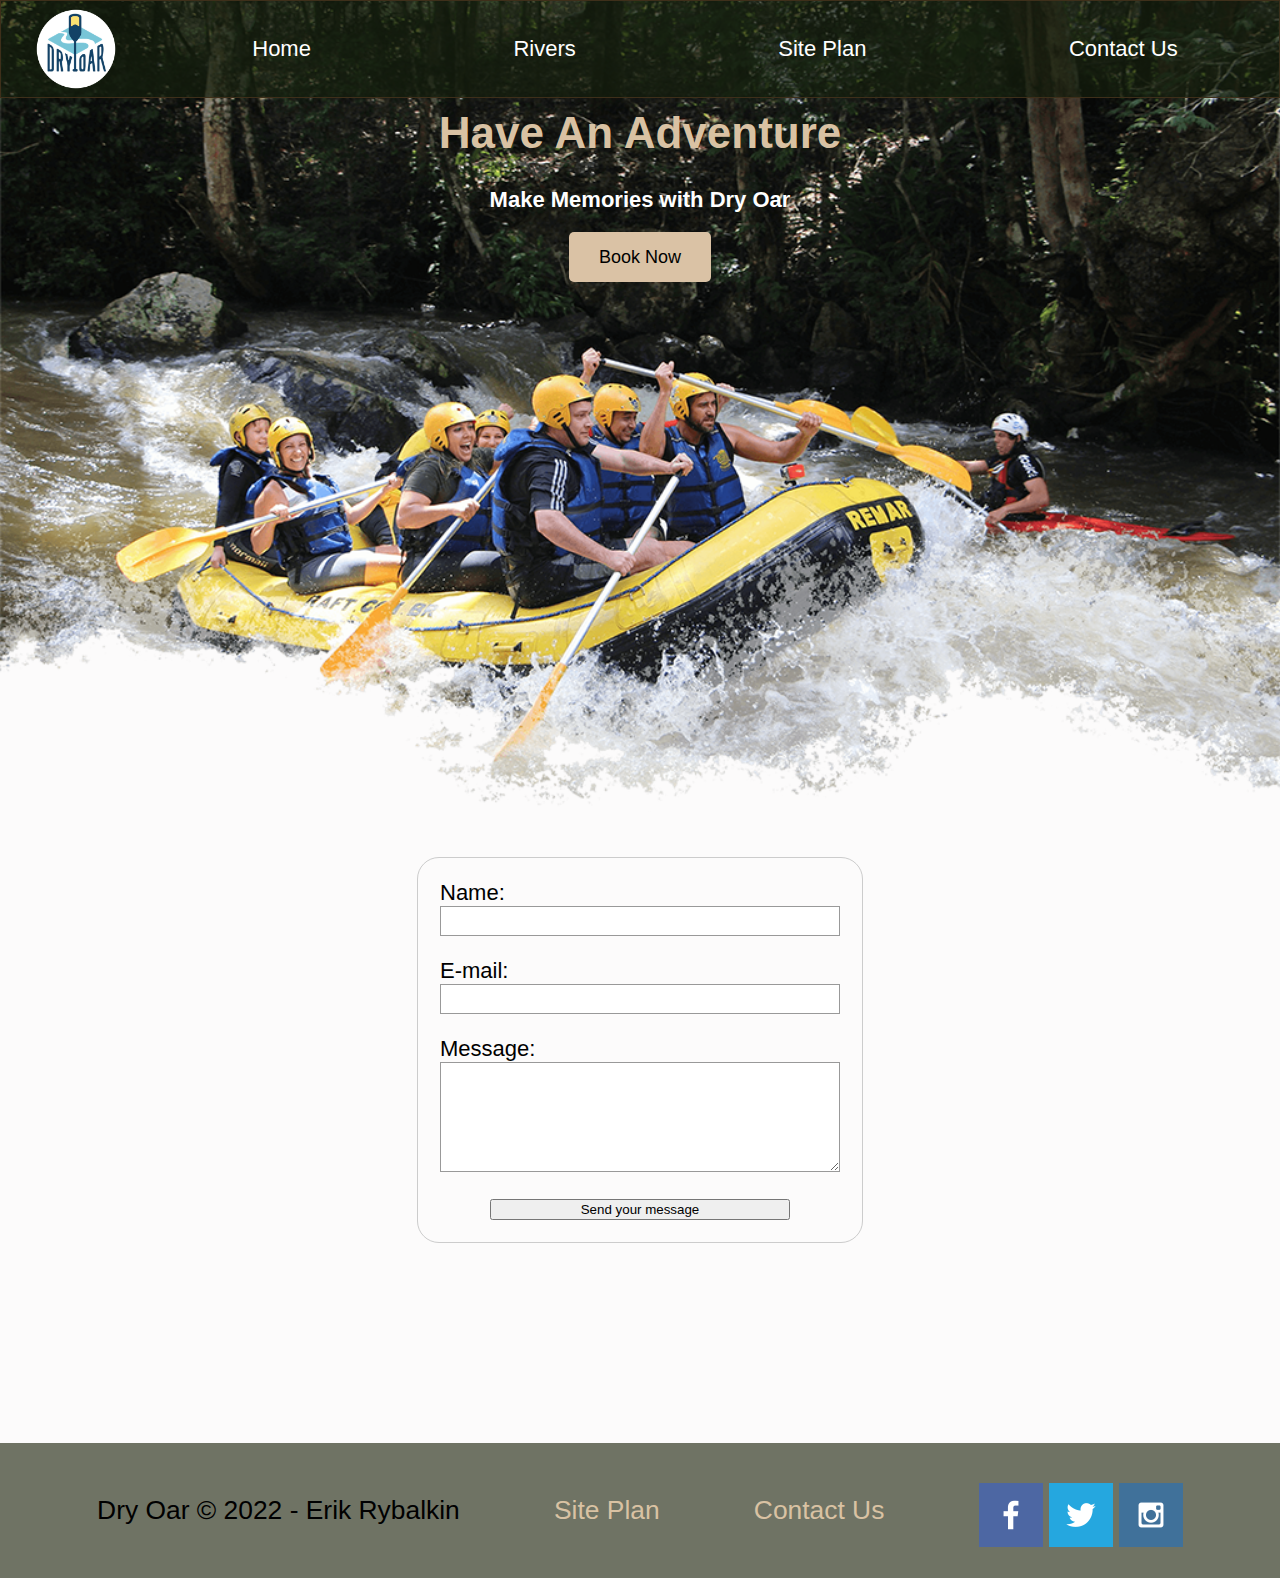
<file: wwr/contactus.html>
<!DOCTYPE html>
<html lang="en">
<head>
    <meta charset="UTF-8">
    <meta http-equiv="X-UA-Compatible" content="IE=edge">
    <meta name="viewport" content="width=device-width, initial-scale=1.0">
    <link rel="stylesheet" href="styles/style.css">
    <title>Contact Us</title>
    <style>
.form-main {
    margin: 0 auto;
}

        .form {
  /* Center the form on the page */
  margin: 0 auto;
  width: 400px;
  /* Form outline */
  padding: 1em;
  border: 1px solid #ccc;
  border-radius: 1em;
}

.form-ul {
  list-style: none;
padding: 0;
  margin: 0;
}

.form li + li {
  margin-top: 1em;
}

.form-label {
  /* Uniform size & alignment */
  display: inline-block;
  text-align: right;
}

.form-input,
textarea {

  /* To make sure that all text fields have the same font settings
     By default, textareas have a monospace font */
  font: 1em sans-serif;

  /* Uniform text field size */
  width: 100%;
  box-sizing: border-box;

  /* Match form field borders */
  border: 1px solid #999;
}

.form-input:focus,
textarea:focus {
  /* Additional highlight for focused elements */
  border-color: #000;
}

textarea {
  /* Align multiline text fields with their labels */
  vertical-align: top;
width: 100%;
  /* Provide space to type some text */
  height: 5em;
  margin-left: auto; 
margin-right: 0;

}

.button {
  /* Align buttons with the text fields */
  /* padding-left: 90px; */
  text-align: center;
  margin: 0 auto;
}

button {
  /* This extra margin represent roughly the same space as the space
     between the labels and their text fields */
  /* margin: 0 auto; */
  display:inline-block;
    margin: 0 auto;
  width: 300px;
}


#feedback {
    background-color: antiquewhite;
    position: absolute;
    top: 0;
    left: 0;
    right: 0;
    padding: .5em;
    /* make this element invisible until we are ready for it */
    display: none;      
}
.moveDown {
    margin-top: 3em;
}
      </style>
</head>
<body>
    <div id="content">
    <header>
        <a id="logo_link" href="index.html">
            <img class="logo" src="images/logo.png" alt="Dry Oar Logo">
        </a>
        <nav>
            <a href="index.html">Home</a>
            <a href="rivers.html">Rivers</a>
            <a href="site-plan-rafting.html">Site Plan</a>
            <a href="contactus.html">Contact Us</a>
        </nav>
    </header>

    <div id="hero">
        <div id="hero-box">
            <img id="hero-img" src="images/hero.png" alt="People enjoying white water rafting">
        </div>
        <section id="hero-msg">
            <h1 class="home-title">Have An Adventure</h1>
            <h4>Make Memories with Dry Oar </h4>
            <div class='button-box'>
                <a class='book' href="contactus.html">Book Now</a>
            </div>
        </section>
    </div>

    <main class="form-wrap">
        <form class="form" action="/my-handling-form-page" method="post">
            <ul class="form-ul">
              <li class="form-li">
                <label class="form-label" for="name">Name:</label>
                <input class="form-input" type="text" id="name" name="user_name" />
              </li>
              <li class="form-li">
                <label class="form-label" for="mail">E-mail:</label>
                <input class="form-input" type="email" id="mail" name="user_email" />
              </li>
              <li class="form-li">
                <label class="form-label" for="msg">Message:</label>
                <textarea id="msg" name="user_message"></textarea>
              </li>
              <li class="button">
                <button type="submit">Send your message</button>
              </li>
            </ul>
          </form>

          <div id="feedback"></div>
    </main>
    

    <footer>
        <p>Dry Oar &copy; 2022 - Erik Rybalkin</p>
        <p><a href="site-plan-rafting.html">Site Plan</a></p>
        <p><a href="contactus.html">Contact Us</a></p>
        <div class="social">
            <a href="https://facebook.com" target="_blank">
                <img src="images/facebook.png" alt="fb icon">
            </a>
            <a href="https://twitter.com" target="_blank">
                <img src="images/twitter.png" alt="twitter icon">
            </a>
            <a href="https://instagram.com" target="_blank">
                <img src="images/instagram.png" alt="instagram icon">
            </a>
        </div>
    </footer>
</div>

<script>
  // get the feedback div element so we can do something with it.
  const feedbackElement = document.getElementById('feedback');
  // get the form so we can read what was entered in it.
  const formElement = document.forms[0];
  // add a 'listener' to wait for a submission of our form. When that happens run the code below.
  formElement.addEventListener('submit', function(e) {
      // stop the form from doing the default action.
      e.preventDefault();
      // set the contents of our feedback element to a message letting the user know the form was submitted successfully. Notice that we pull the name that was entered in the form to personalize the message!
      feedbackElement.innerHTML = 'Hello '+ formElement.user_name.value +'! Thank you for your message. We will get back with you as soon as possible!';
      // make the feedback element visible.
      feedbackElement.style.display = "block";
      // add a class to move everything down so our message doesn't cover it.
      document.body.classList.toggle('moveDown');
  });
</script>
            
</body>
</html>
</file>
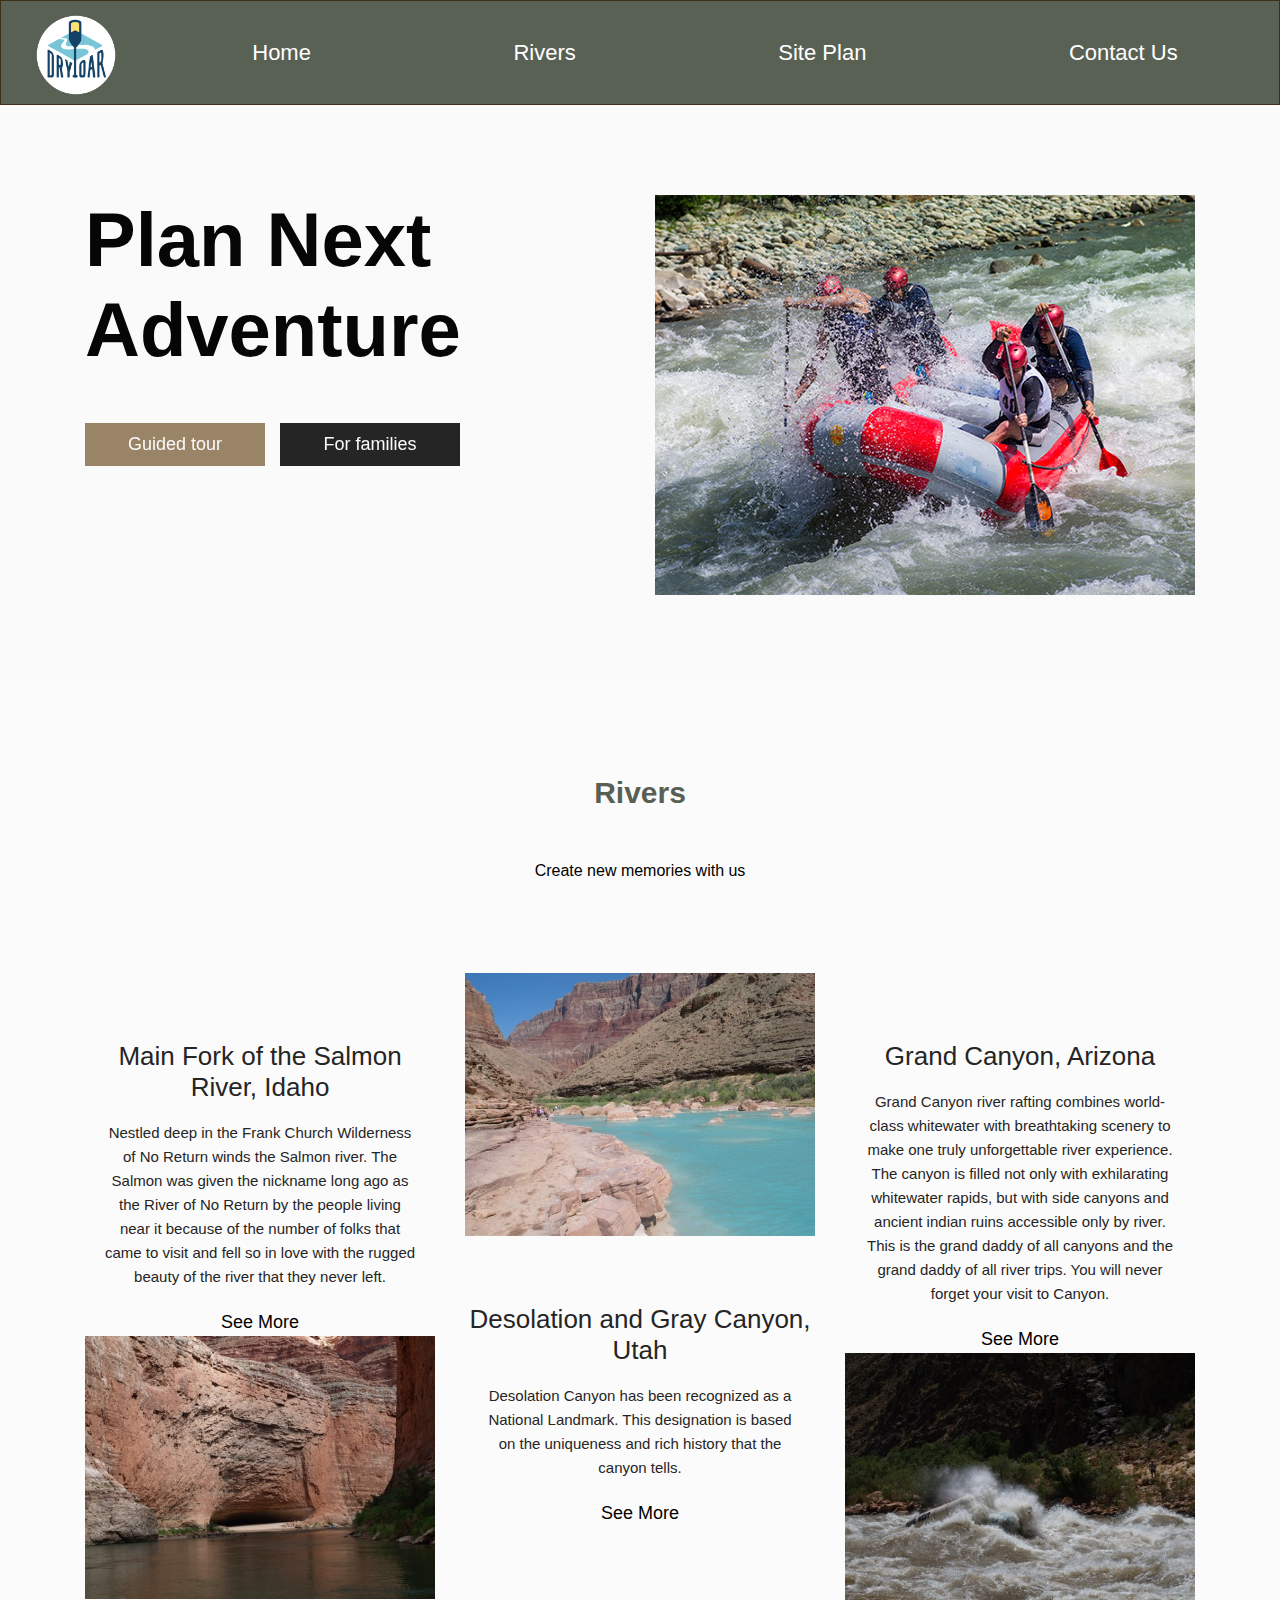
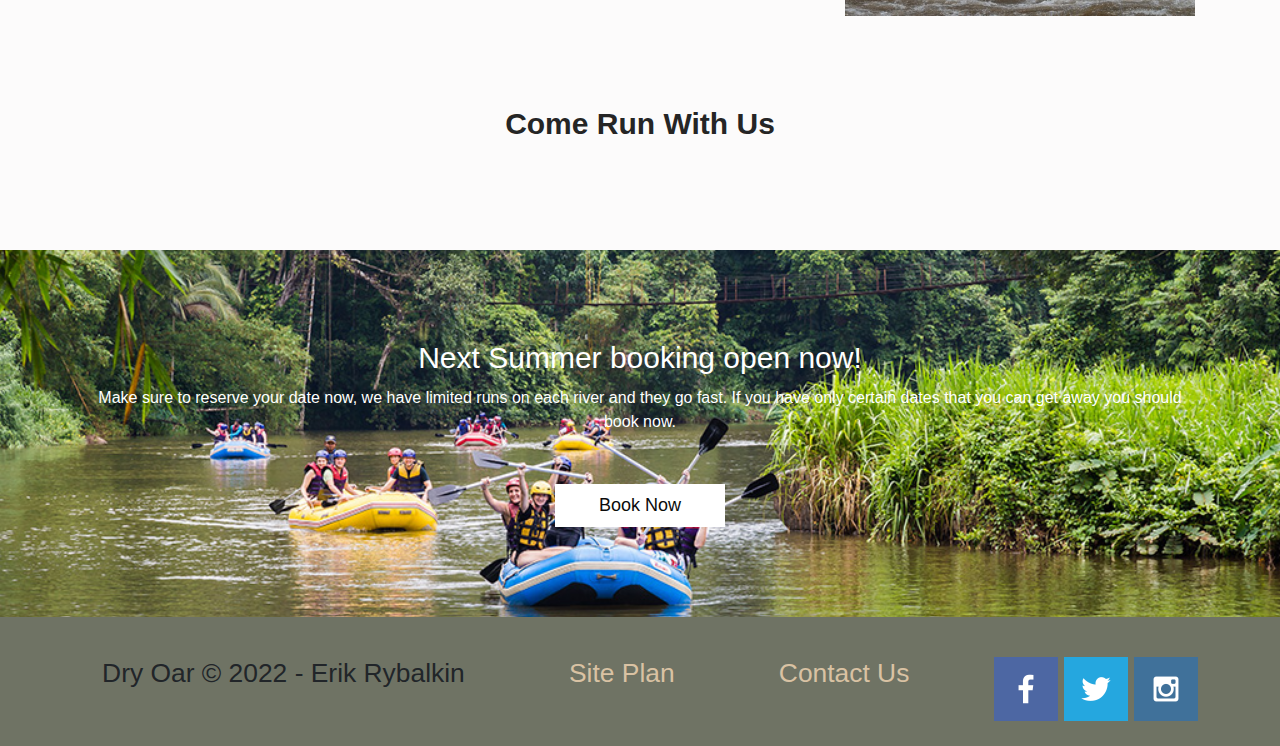
<file: wwr/rivers.html>
<!DOCTYPE html>
<html lang="en">
<head>
    <meta charset="UTF-8">
    <meta http-equiv="X-UA-Compatible" content="IE=edge">
    <meta name="viewport" content="width=device-width, initial-scale=1.0">
 
    <link rel="stylesheet" href="styles/rivers.css">
    <title>Rivers</title>
</head>
<body>
    <div id="content">
    <header>
        <a id="logo_link" href="index.html">
            <img class="logo" src="images/logo.png" alt="Dry Oar Logo">
        </a>
        <nav>
            <a href="index.html">Home</a>
            <a href="rivers.html">Rivers</a>
            <a href="site-plan-rafting.html">Site Plan</a>
            <a href="contactus.html">Contact Us</a>
        </nav>
    </header>

    <main>
            <section class="banner_section layout_padding">
               <div class="container">
                  <div>
                     <div>
                        <div class="c-item active">
                           <div class="row">
                              <div class="col-md-6">
                                 <div class="banner_taital">
                                    <h1 class="banner_taital">Plan Next Adventure</h1>
                                 </div>
                                 <div class="btn_main">
                                    <div class="quote_bt active"><a href="#">Guided tour</a></div>
                                    <div class="c_bt"><a href="#">For families</a></div>
                                 </div>
                              </div>
                              <div class="col-md-6">
                                 <div><img src="images/rafting32_600.jpg" class="banner_img" alt="rafting"></div>
                              </div>
                           </div>
                        </div>
                     </div>
                  </div>
               </div>
            </section>
      
            <section class="rivers_section layout_padding">
               <div class="container">
                  <h1 class="rivers_taital"><span style="color: #586054">Rivers</span></h1>
                  <p class="rivers_text">Create new memories with us</p>
                  <div class="rivers_section_2 layout_padding">
                     <div class="row">
                        <div class="col-md-4 padding_right_0">
                           <div class="rivers_box">
                              <h4 class="express_text">Main Fork of the Salmon River, Idaho</h4>
                              <p class="lorem_text">Nestled deep in the Frank Church Wilderness of No Return winds the Salmon river. The Salmon was given the nickname long ago as the River of No Return by the people living near it because of the number of folks that came to visit and fell so in love with the rugged beauty of the river that they never left.</p>
                              <div class="seemore_bt"><a href="#">See More</a></div>
                              <div><img src="images/red-wall.jpg" class="image_1" alt="river"></div>
                           </div>
                        </div>
                        <div class="col-md-4 padding_0">
                           <div class="rivers_box">
                              <div><img src="images/littlecolorado.jpg" class="image_1" alt="river"></div>
                              <h4 class="express_text">Desolation and Gray Canyon, Utah</h4>
                              <p class="lorem_text">Desolation Canyon has been recognized as a National Landmark.  This designation is based on the uniqueness and rich history that the canyon tells.</p>
                              <div class="seemore_bt"><a href="#">See More</a></div>
                           </div>
                        </div>
                        <div class="col-md-4 padding_left_0">
                           <div class="rivers_box">
                              <h4 class="express_text">Grand Canyon, Arizona</h4>
                              <p class="lorem_text">Grand Canyon river rafting combines world-class whitewater with breathtaking scenery to make one truly unforgettable river experience. The canyon is filled not only with exhilarating whitewater rapids, but with side canyons and ancient indian ruins accessible only by river. This is the grand daddy of all canyons and the grand daddy of all river trips. You will never forget your visit to Canyon.

                            </p>
                              <div class="seemore_bt"><a href="#">See More</a></div>
                              <div><img src="images/hermit1.jpg" class="image_1" alt="river"></div>
                           </div>
                        </div>
                     </div>
                  </div>
               </div>
            </section>

      <section>
         <div class="providing_section layout_padding">
            <div class="container">
               <h1 class="rivers_taital">Come Run With Us</h1>
            </div>
         </div>
         <div class="providing_section_2 layout_padding">
            <div class="container">
               <h2 class="clean_text">Next Summer booking open now!</h2>
               <p class="ipsum_text">Make sure to reserve your date now, we have limited runs on each river and they go fast. If you have only certain dates that you can get away you should book now.</p>
               <div class="quote_bt_1"><a href="#">Book Now</a></div>
            </div>
         </div>
      </section>
    </main>
    

    <footer>
        <p>Dry Oar &copy; 2022 - Erik Rybalkin</p>
        <p><a href="site-plan-rafting.html">Site Plan</a></p>
        <p><a href="contactus.html">Contact Us</a></p>
        <div class="social">
            <a href="https://facebook.com" target="_blank">
                <img src="images/facebook.png" alt="fb icon">
            </a>
            <a href="https://twitter.com" target="_blank">
                <img src="images/twitter.png" alt="twitter icon">
            </a>
            <a href="https://instagram.com" target="_blank">
                <img src="images/instagram.png" alt="instagram icon">
            </a>
        </div>
    </footer>
</div>
</body>
</html>
</file>
<file: classicalmusic/styles/style.css>
@import url('https://fonts.googleapis.com/css2?family=Libre+Franklin&display=swap');

* {
    margin: 0;
    padding: 0;
}

body {
    font-size: 1.2em;
    background-color: #fff;
    color: #555;
}

hr {
    border: solid 1px #f3f3f3;
}

p {
    padding: 0 0 20px 0;
    line-height: 1.7em;
}

a, p, span, td {
    font-family: 'Libre Franklin', "Helvetica Neue", sans-serif;
}

input[type="text"],
input[type="password"],
input[type="search"] {
    color: #5d5d5d;
    width: 60%;
    padding: 8px;
}

input,
textarea {
    outline: none;
    border: none;
    border: solid 1px #f2f2f2;
}

h1,
h2 {
    font: normal 170% 'Helvetica Neue', arial;
    margin: 0 0 15px 0;
    padding: 15px 0 5px 0;
    color: #000;
}

h2 {
    font-size: 140%;
}

a,
a:hover {
    outline: none;
    text-decoration: underline;
    color: #BE0E0B;
}

ul {
    margin: 6px 0 20px 0;
}

ul li {
    margin: 0 0 6px 0;
    padding: 0 0 4px 5px;
    line-height: 1.5em;
}

.header {
    background-color: #4B2418;
    height: 200px;
    font-size: 0.8em;
    margin-left: 0;
    margin-right: 0;
    min-width: 900px;
}

.main,
.logo,
.menubar,
.site_content,
.footer {
    margin-left: auto;
    margin-right: auto;
}

.logo {
    width: 880px;
    padding-bottom: 40px;
}

.logo h1,
.logo h2 {
    font: normal 300% "Helvetica Neue", arial, sans-serif;
    margin: 0 0 0 9px;
}

.logo_text {
    padding-top: 20px;
    display: flex;
    flex-direction: row;
}

.logo_text h1,
.logo_text h1 a,
.logo_text h1 a:hover {
    padding: 22px 0 0 20px;
    color: #fff;
    letter-spacing: 0.1em;
    text-decoration: none;
}

.logo_text img {
    width: 100px;
}

.logo_text h2 {
    font-size: 0.9em;
    padding: 4px 0 0 0;
    color: #999;
}

.logo_text h2 {
    font-size: 0.9em;
}

.menubar {
    width: 900px;
    height: 46px;
}

ul.menu {
    float: right;
}

ul.menu li {
    float: left;
    padding: 0 0 0 9px;
    list-style: none;
    margin: 1px 2px 0 0;
}

ul.menu li a {
    font: normal 100% 'trebuchet ms', sans-serif;
    display: block;
    height: 20px;
    padding: 6px 35px 5px 28px;
    color: #fff;
    text-decoration: none;
}

ul.menu li.selected a {
    color: #BE0E0B;
}

ul.menu li a:hover {
    color: #e4ec04;
}

.site_content {
    width: 880px;
    overflow: hidden;
    margin: 20px auto 0 auto;
    background-color: white;
}

.sidebar_container {
    float: right;
    width: 224px;
}

.sidebar {
    float: right;
    width: 222px;
    padding: 5%;
    margin: 0 0 16px 0;
    border: solid 1px #f2f2f2;
    border-radius: 5px;
    background-color: #f9f9f9;
}

.btn {
    padding: 8px;
    background-color: white;
    cursor: pointer;
}

.sidebar h2 {
    color: #112B3B;
}

.lables_passreg_text {
    font-size: 0.7em;
    margin-top: 3%;
    margin-left: 2%;
    color: #BE0E0B;
}

.sidebar ul li {
    list-style-type: none;
    margin: 0 0 0 0;
}

.sidebar .rating_sidebar {
    float: right;
}

.content {
    text-align: left;
    width: 620px;
    padding: 0 0 0 5px;
    float: left;
}

.content a {
    text-decoration: none;
}

.content h1 {
    color: #112B3B;
}

.events_block {
    margin-bottom: 5%;
}

.events_block img {
    border-radius: 5px;
    border: solid 5px #dad7d5;
    width: 22%;
}

.posts .posts_content {
    font-size: 0.8em;
}

.info_film_page {
    margin-top: 2%;
    margin-bottom: 4%;
}

.info_film_page .label {
    font-size: 1.2em;
}

.info_film_page .value {
    font-size: 1em;
    color: #49945a;
    margin-right: 3%;
}

.description_film {
    margin-bottom: 15%;
}

.description_film img {
    float: left;
    margin-right: 2%;
    border-radius: 5px;
    border: solid 5px #dad7d5;
}

.reviews {
    margin-bottom: 4%;
    font-size: 0.9em;
}

.reviews .review_name {
    background-color: #7268ad;
    color: white;
    padding: 1%;
    border-top-left-radius: 5px;
    border-top-right-radius: 5px;
}

.reviews .review_text {
    padding-top: 5%;
    padding-bottom: 2%;
    padding-left: 2%;
}

.send {
    margin-bottom: 4%;
}

.send input[type="text"],
textarea {
    border: solid 1px #c3c3c3;
    margin-bottom: 2%;
}

.send input[type="text"] {
    width: 98%;
}

.send textarea {
    width: 640px;
    height: 200px;
}

.send input[type="submit"] {
    background-color: #7268ad;
    padding: 3%;
    color: white;
    border-radius: 5px;
}

.send_contact {
    margin-bottom: 4%;
}

.send_contact input[type="text"],
textarea {
    border: solid 1px #c3c3c3;
    margin-bottom: 2%;
}

.send_contact input[type="text"] {
    width: 86%;
}

.send_contact textarea {
    width: 549px;
    height: 200px;
}

.send_contact input[type="submit"] {
    background-color: #7268ad;
    padding: 3%;
    color: white;
    border-radius: 5px;
}

.info_event {
    margin-bottom: 10%;
    background-color: #f9f9f9;
    padding: 20px 35px 140px 5px;
    height: 270%;
}

.info_event img {
    float: left;
    margin-right: 2%;
    border-radius: 5px;
    border: solid 5px #dad7d5;
    width: 25%;
}

.button {
    background-color: #7268ad;
    padding: 2%;
    color: white;
    border-radius: 5px;
    float: right;
    margin-top: 5%;
    clear: both;
    font-size: 0.8em;
}

.button a {
    color: white;
}

table {
    width: 100%;
    border: solid 1px #f4f4f4;
    display: block;
    margin-bottom: 20px;
}

td {
    padding: 20px;
    border: solid 1px #f4f4f4;
}

td img {
    width: 60px;
    vertical-align: middle;
}

.center {
    text-align: center;
}

.rating {
    font-weight: bold;
}

.social a img {
    width: 40px;
}

.footer {
    width: 100%;
    height: 160px;
    padding: 28px 0 5px 0;
    text-align: center;
    background-color: #4B2418;
    color: #a8aa94;
    margin-left: 0;
    margin-right: 0;
    min-width: 900px;
}

.footer a {
    color: #a8aa94;
    text-decoration: none;
}

.footer a:hover {
    color: white;
    text-decoration: none;
}

.footer p {
    padding: 0 0 10px 0;
}


/* CSS Mobile */

@media only screen and (min-width: 320px) and (max-width: 568px) {
    .header {
        background-color: #257965;
        min-width: 100%;
        height: 20%;
        text-align: center;
    }
    .logo {
        width: 100%;
    }
    .site_content {
        width: 100%;
    }
    .menubar {
        width: 100%;
        height: 100%;
    }
    .content {
        width: 100%;
        text-align: center;
    }
    .site_content {
        width: 100%;
        text-align: center;
    }
    .sidebar_container {
        display: none;
    }
    .footer {
        display: none;
    }
    ul.menu {
        float: none;
    }
    ul.menu li {
        margin: 0;
        padding: 0;
        float: none;
    }
    .logo h1 {
        font: normal 235% 'century gothic', arial, sans-serif;
    }
    .logo h2 {
        font: normal 100% 'century gothic', arial, sans-serif;
        color: white;
    }
    .content h1,
    h2 {
        font: normal 110% 'century gothic', arial;
    }
    .events_block img {
        width: 43%;
    }
    .posts_content p {
        line-height: 1.5em;
        padding: 3%;
        text-align: left;
    }
    .posts p {
        font-size: 120%;
    }

    .info_film {
        float: none;
        height: 100%;
    }
    .info_film img {
        width: 90%;
        margin-bottom: 5%;
    }
    .button {
        float: none;
    }
    /* composers page */
    th {
        font-size: 75%;
    }
    td {
        padding: 0;
        margin: 0;
        font-size: 95%;
        text-align: left;
    }
    /* events page */
    iframe {
        width: 88%;
        height: 100%;
    }
    .descriptions_film {
        width: 90%;
        text-align: left;
        margin-left: 2%;
    }
    .descriptions_film img {
        float: none;
        width: 73%;
        display: block;
        padding: 0;
        margin: 0 0 7% 11%;
    }
    .reviews {
        text-align: left;
        width: 96%;
    }
    .send input[type="text"] {
        width: 80%;
    }
    .send textarea {
        width: 85%;
    }
}
</file>
<file: positioning/styles/positionstyles.css>
/* CSS - Name: "positionstyles.css" */
/* Activity 1 styles */
.content1 {
  /* This is the parent of the activity 1 boxes. */
display: grid;
grid-template-columns: 1fr 1fr;
justify-items: center;
grid-gap: 20px;
}
.red1 { 
  width: 100%; 
  height: 100px; 
  background-color: red; 
  grid-column: 1/3;

} 
.green1 {
  width: 100px; 
  height: 100px; 
  background-color: green; 

} 
.yellow1 {
  width: 100px; 
  height: 100px; 
  background-color: gold; 
} 
.blue1 {
  width: 100%; 
  height: 100px; 
  background-color: blue; 
  grid-column: 1/3;
} 
/* Activity 2 styles */ 
.content2 {
  /* This is the parent of the activity 2 boxes. */
  position: relative;
height: 400px
}
.red2 {
  width: 100px; 
  height: 100px; 
  background-color: red; 

} 
.green2 { 
  width: 100px; 
  height: 100px; 
  background-color: green; 
  position: absolute;
  top: 60px;
  left: 60px;
  z-index: 1;
} 
.yellow2 {
  width: 100px; 
  height: 100px; 
  background-color: gold; 
  position: absolute;
  top: 120px;
  left: 120px;
  z-index: 2;
} 
.blue2 {
  width: 100px; 
  height: 100px; 
  background-color: blue; 
  position: absolute;
  top: 180px;
  left: 180px;
  z-index: 3;
} 
/* Activity 3 styles */ 
.content3 {
  /* This is the parent of the activity 3 boxes. */
  display: grid;
  grid-template-columns: 1fr 1fr;
  grid-column-gap: 80px;
}
.red3 {
  width: 100%;
  height: 100px;
  background-color: red;
  grid-column: 1/3;
} 
.green3 {
  width: 100%;
  height: 200px;
  background-color: green;
  grid-row: 2;
} 
.yellow3 {
  width: 100%;
  height: 200px; 
  background-color: gold; 
  grid-row: 2;
} 
.blue3 {
  width: 100%;
  height: 100px;
  background-color: blue;
  grid-column: 1/3;
} 
/* Activity 4 styles */ 
.content4 {
  /* This is the parent of the activity 4 boxes. */
  height: 400px;
  display: grid;
  grid-template-columns: 2fr 2fr;

}
.red4 {
  width: 100%; 
  height: 100%; 
  background-color: red; 
  grid-row: 1/4;
  
} 
.green4 {
  width: 100%; 
  height: 100%; 
  background-color: green; 
  grid-row: 1/2;
  /* grid-column: 2; */
} 
.yellow4 {
  width: 100%; 
  height: 100%; 
  background-color: gold; 
  grid-row: 2/3;
  /* grid-column: 3; */
} 
.blue4 {
  width: 100%; 
  height: 100%; 
  background-color: blue; 
  grid-row: 3/4;
  /* grid-column: 2; */
} 
/* Activity 5 styles */ 
.content5 {
  /* This is the parent of the activity 5 boxes. */
  height: 400px;
}
.red5 { 
  width: 100%; 
  height: 100px; 
  background-color: red; 
} 
.green5 { 
  width: 200px; 
  height: 200px; 
  background-color: green; 
  float: left;
} 
.yellow5 {
  width: 100%; 
  height: 250px; 
  background-color: gold; 

} 
.blue5 {
  width: 100%; 
  height: 100px; 
  background-color: blue; 
} 
/* Activity 6 styles */ 
.content6 {
  /* This is the parent of the activity 6 boxes. */
  display: grid;
  grid-template: repeat(6, 100px) / repeat(6, 100px);
}
.red6 {
  width: 400px; 
  height: 200px; 
  background-color: red; 
  grid-area: 1/1/3/4;
} 
.green6 {
  width: 200px; 
  height: 200px; 
  background-color: green; 
  grid-area: 5 / 1 / span 2 / span 2;
  z-index: 3;
} 
.yellow6 {
  width: 200px; 
  height: 100%; 
  background-color: gold; 
  grid-area: 3/5/7/7;
    z-index: 4;
} 
.blue6 {
  width: 400px; 
  height: 400px; 
  background-color: blue; 
  grid-area: 2 / 2 / span 4 / span 4;
} 


/* Do not make any changes below here */
.activity {
  width: 70%; 
  margin: 20px auto; 
  font-family: Arial, sans-serif; 
  border: 1px solid black; 
  padding: 10px; 
  clear:both; 
  overflow: auto;
} 

.hint {
  border: 1px solid grey;
  background: #e0e0e0;
  padding: .5em;
  position: relative;
  margin: 1em 0;
}
.hint h3 {
  margin: 0;
}
.hint:hover {
  background: #d0d0d0;
}
.hint > div {
  display: none;
}

.hint input[type=checkbox] {
  position: absolute;
  width: 100%;
  height: 100%;
  opacity: 0;
  z-index: 1;
  cursor: pointer;
}

.hint input[type=checkbox]:checked ~ div {
  display: block;
}

.hint i {
  position: absolute;
  transform: translate(-6px, 0);
  margin-top: 16px;
  right: 10px;
  top: -3px;
}
.hint i:before, .hint i:after {
  content: "";
  position: absolute;
  background-color: black;
  width: 3px;
  height: 9px;
}
.hint i:before {
  transform: translate(2px, 0) rotate(45deg);
}
.hint i:after {
  transform: translate(-2px, 0) rotate(-45deg);
}

.hint input[type=checkbox]:checked ~ i:before {
  transform: translate(-2px, 0) rotate(45deg);
}
.hint input[type=checkbox]:checked ~ i:after {
  transform: translate(2px, 0) rotate(-45deg);
}
.hint a {
  position: relative;
  z-index: 1;
}
</file>
<file: wwr/styles/style.css>
#content {
    max-width: 1600px;
    margin: 0 auto;
}

body {
    background-color: #fcfbfb;
    font-size: 22px;
    margin: 0;
    padding: 0;
    font-family: Montserrat,"Helvetica Neue", sans-serif;
}

h2 {
    margin: 0;
}

#logo_link {
    padding-top: 5px;
    justify-self: center;
    align-self: center;
}

.logo {
    width: 80px;
}

.icon {
    width: 80px;
    padding-top: 10px;
}

nav {
    display: flex;
    justify-content: space-around;
}

nav a {
text-align: center;
color: white;
text-decoration: none;
padding: 35px;
}

#hero {
    display: grid;
    grid-template-columns: 1fr 3fr 1fr;
    margin-top: -100px; 
}

#hero-box {
    grid-column: 1/4;
    grid-row: 1/3;
    z-index: -1;
}

#hero-img {
    width: 100%;
}

#hero-msg {
    grid-column: 2/3;
    grid-row: 1/2;
    margin-top: 100px;
}

#hero-msg h1, #hero-msg h4 {
text-align: center;
}

#hero-msg h4 {
    color: white;
}

.button-box {
text-align: center;
}

main section {
    text-align: center;
}

.card-img, .mountains {
    width: 100%;
}

.rivers-card {
    margin: 200px 0;
    grid-column: 2/4;
    grid-row: 2/3;
}
.camping-card {
    margin: 200px 0;
    grid-column: 5/7;
    grid-row: 2/3;
}
.rapids-card {
    margin: 200px 0;
    grid-column: 8/10;
    grid-row: 2/3;
}

.home-grid {
    display: grid;
    grid-template-columns: repeat(10, 1fr);
}

.mountains {
    width: 100%;
    grid-column: 2/7;
    grid-row: 5/8;
    box-shadow: 5px 5px 10px #6f7364;
}

#background {
    height: 725px;
    background-color: #DAC2A5;
    grid-column: 1/11;
    grid-row: 4/9;
}

body {
    background-color: #fcfbfb; 
}

header {
    display: grid;
    grid-template-columns: 150px auto;
    background-color:rgba(20,30,13, .7);
}

nav a:hover {
    background-color: black;
    color: #d9c2a3;
}

.book, .join {
    background-color: #DAC2A5;
    color: black;
    text-decoration: none;
    font-size: 18px;
    padding: 15px 30px;
    margin-top: 50px;
    border-radius: 5px;
}

main section img {
    box-sizing: border-box; 
}

header {
    border: 1px solid #3e2f1a;
}

.card-img {
    border: 10px solid #d9c2a3;
    transition: transform .5s;
    box-shadow: 5px 5px 10px #6f7364;
}
.card-img:hover {
    opacity: .6;
    transform: scale(1.1);
}

.book:hover, .join:hover {
    background-color:rgba(20,30,13, .7);
    color: #d9c2a3;
}

.rivers-card, .camping-card, .rapids-card {
    margin: 200px 0;
}

.msg {
    background-color:rgba(20,30,13, .7);
    line-height: 1.5em;
    padding: 35px;
}

footer {
    background-color:rgba(20,30,13, .7);
    margin-top: 200px;
}

.home-title {
    color: #d9c2a3;
    font-family: Roboto, Arial, sans-serif;
    font-size: 2em;
    margin-top: 10px;
}

h4 {
color: black;
}

.msg h2 {
    color: white;
    font-family: Roboto, Arial, sans-serif;
}

.msg p {
    color: white;
    font-size: .8em;
    padding-bottom: 15px;
}

footer .social img {
    padding-top: 15px;
}

footer a:hover {
    color: white;
}

footer {
    background-color: #6f7364;
    padding: 25px 50px;
    margin-top: 200px; 
    display: flex;
    justify-content: space-around;
    align-items: center;
}

footer h3 {
    color: #114b5f;
}

footer a {
    color: #d9c2a3;
    text-decoration: none;
}

footer a:hover {
    color: white;
}

footer p {
    font-size: 1.2em;
}

footer p a:hover {
    text-decoration: underline;
}

.msg {
    background-color: #6f7364;
    line-height: 1.5em;
    padding: 35px;
    grid-column: 6/10;
    grid-row: 6/7;
    box-shadow: 5px 5px 10px #6f7364;

}
.msg h2 {
    font-family: "Racing Sans One",Arial, Helvetica, sans-serif;
}
.msg p {

    font-size: .8em;
    padding-bottom: 15px;
}


@media screen and (max-width: 900px) {
    #hero, .home-grid {
        display: block;
        height: auto;
    }
    nav, footer {
        flex-direction: column;
    }
    nav a {
        display: block;
        padding: 15px;
    }
    #hero {
        margin-top: 0;
    }
    #hero-msg {
        margin-top: 0;
    }
    #hero-msg h4 {
        display: none;
    }
    .home-title {
        font-size: 25px;
        color: #6f7364;
    }
    .rivers-card, .camping-card, .rapids-card { 
        margin: 50px auto;
        width: 60%;
    }
    #background {
        display: none;
    }
    .mountains, .msg {
        width: 80%;
        display: block;
        margin: 0 auto;
    }
    footer {
        margin-top: 25px;
    }
}
</file>
<file: classicalmusic/styles/site-plan.css>
/* if you are using any Google fonts change the font names below to your fonts. 
Any spaces in your font name should be replaced with a +. 
Fonts are separated by a | */
@import url('https://fonts.googleapis.com/css?family=IM+Fell+French+Canon+SC|Lato');
@import url('https://fonts.googleapis.com/css2?family=Libre+Franklin&display=swap');

:root {
  /* change the values below to your colors from your palette */
  --primary-color: #4B2418   ;
  --secondary-color: #112B3B ;
  --accent1-color: #BE0E0B;
  --accent2-color: white;

  /* change the values below to your chosen font(s) */
  --heading-font: Helvetica Neue;
  --paragraph-font: 'Libre Franklin', Helvetica, sans-serif;

  /* these colors below should be chosen from among your palette colors above */
  --headline-color-on-white: #396E94;  /* headlines on a white background */ 
  --headline-color-on-color: white; /* headlines on a colored background */ 
  --paragraph-color-on-white: #396E94; /* paragraph text on a white background */ 
  --paragraph-color-on-color: white; /* paragraph text on a colored background */ 
  --paragraph-background-color: #396E94  ;
  --nav-link-color: #396E94;
  --nav-background-color: #D4AC0D;
  --nav-hover-link-color: white;
  --nav-hover-background-color: #396E94;
}


/*  Look around below...but DON'T CHANGE ANYTHING! */

body {
  max-width: 1200px;
  margin: 0 auto;
  padding: 4em;
  font-size: 18px;
  text-align: center;
}
img {
  display: block;
  margin: 0 auto;
}
h1, h2, h3, h4, h5, h6 {
  font-family: var(--heading-font);
  color: var(--headline-color-on-white);
}
h2 {
  text-align: center;
}
hr {
  height: 3px;
  margin: 35px 0;
  background: var(--accent1-color);
}
header {
  padding: 1em;
  text-align: center;
  color: var(--headline-color-on-color);
  background-color: var(--paragraph-background-color);
}
header > h1, header > h2 {
  color: var(--headline-color-on-color);
}

p {
  font-family: var(--paragraph-font);
  color: var(--paragraph-color-on-white);
  padding: 1em;
}
.colors {
  width: 100%;
  min-width: 350px;
  margin: 30px auto;
  text-align: center;
}
.colors th {
  background-color: #999;
}
.colors td{
  width: 25%;
  height: 3em;
  color: white;
}

.primary {
  background-color: var(--primary-color);
}
.secondary {
  background-color: var(--secondary-color);
}
.accent1 {
  background-color: var(--accent1-color);
}
.accent2{
  background-color: var(--accent2-color);
}

p.colored {
  background-color: var(--paragraph-background-color);
  color: var(--paragraph-color-on-color);
}

nav {
  background-color: var(--nav-background-color);
  line-height: 3em;
  text-align: center;
  font-size: 1.2em;
}
nav  {
  list-style-type: none;
  display: flex;

}
nav a {
  padding:1em;
  min-width: 120px;
  text-decoration: none;
  padding: 10px;

}
nav a:link, nav a:visited {
  color: var(--nav-link-color);
}
nav a:hover {
  color: var(--nav-hover-link-color);
  background-color: var(--nav-hover-background-color);
}

.sitemap {
  display: grid;
  justify-content: center;

  grid-template-columns: repeat(6, 15%);
  grid-template-rows: 3em 1.5em 1.5em 3em;
  grid-template-areas: ". . home home . ."
    ". . . top . ."
    ". left left right right ."
    "page2 page2 . . page3 page3";
}
.sitemap > div {

  text-align: center;

}
.sm-home {
  grid-area: home;
  background-color: #ccc;
  line-height: 3em;
}
.sm-page2 {
  grid-area: page2;
  background-color: #ccc;
  line-height: 3em;
}
.sm-page3 {
  grid-area: page3;
  background-color: #ccc;
  line-height: 3em;
}

.top {
  grid-area: top;
  border-left: 1px solid;
}

.left {
  grid-area: left;
  border-top: 1px solid;
  border-left: 1px solid;
}

.right {
  grid-area: right;
  border-top: 1px solid;
  border-right: 1px solid;
}
</file>
<file: wwr/styles/rivers.css>
* {
  box-sizing: border-box !important;
  transition: ease all 0.5s;
}
html {
  scroll-behavior: smooth;
}
body {
  color: #666666;
  font-size: 14px;
  font-family: "Poppins", sans-serif;
  line-height: 1.80857;
  font-weight: normal;
  overflow-x: hidden;
}
a {
  color: #1f1f1f;
  text-decoration: none !important;
  outline: none !important;
  -webkit-transition: all 0.3s ease-in-out;
  -moz-transition: all 0.3s ease-in-out;
  -ms-transition: all 0.3s ease-in-out;
  -o-transition: all 0.3s ease-in-out;
  transition: all 0.3s ease-in-out;
}
h1,
h2,
h4 {
  letter-spacing: 0;
  font-weight: normal;
  position: relative;
  padding: 0 0 10px 0;
  font-weight: normal;
  line-height: normal;
  color: #111111;
  margin: 0;
}
h1 {
  font-size: 24px;
}
h2 {
  font-size: 22px;
}
h4 {
  font-size: 16px;
}
*,
*::after,
*::before {
  -webkit-box-sizing: border-box;
  -moz-box-sizing: border-box;
  box-sizing: border-box;
}
p {
  margin: 20px;
  font-weight: 300;
  font-size: 15px;
  line-height: 24px;
}
a {
  color: #222222;
  text-decoration: none;
  outline: none !important;
}
a {
  text-decoration: none !important;
  outline: none !important;
  -webkit-transition: all 0.3s ease-in-out;
  -moz-transition: all 0.3s ease-in-out;
  -ms-transition: all 0.3s ease-in-out;
  -o-transition: all 0.3s ease-in-out;
  transition: all 0.3s ease-in-out;
}
img {
  max-width: 100%;
  height: auto;
}
:focus {
  outline: 0;
}
.layout_padding {
  padding-top: 90px;
  padding-bottom: 0px;
}
.padding_0 {
  padding: 0px;
}
.logo {
  width: 33%;
  float: left;
}
.banner_section {
  width: 100%;
  float: left;
  padding-bottom: 90px;
  background-color: #fafafa;
  height: auto;
}
.banner_img {
  width: 100%;
  height: 400px;
}
.banner_taital {
  width: 100%;
  float: left;
  font-weight: bold;
  font-size: 76px;
  color: #060606;
  line-height: 90px;
}
.btn_main {
  width: 100%;
  display: flex;
  padding-top: 30px;
}
.quote_bt {
  width: 180px;
  float: left;
}
.quote_bt a {
  width: 100%;
  float: left;
  background-color: #252525;
  padding: 8px 10px;
  color: #fafafa;
  text-align: center;
  font-size: 18px;
}
.quote_bt a:hover {
  color: #fafafa;
  background-color: #998467;
}
.quote_bt.active a {
  color: #fafafa;
  background-color: #998467;
}
.c_bt {
  width: 180px;
  float: left;
  margin-left: 15px;
}
.c_bt a {
  width: 100%;
  float: left;
  background-color: #252525;
  padding: 8px 10px;
  color: #fafafa;
  text-align: center;
  font-size: 18px;
}
.c_bt a:hover {
  color: #fafafa;
  background-color: #0c426e;
}
.rivers_section {
  width: 100%;
  float: left;
  background-image: url(http://127.0.0.1:5500/wwr/images/about-bg.png);
  height: auto;
  background-size: 100%;
  background-repeat: no-repeat;
}
.rivers_taital {
  width: 100%;
  font-size: 30px;
  color: #252525;
  text-align: center;
  font-weight: bold;
}
.rivers_text {
  width: 100%;
  font-size: 16px;
  color: #000;
  text-align: center;
  margin: 0px;
  padding-top: 30px;
}
.rivers_box {
  width: 100%;
}
.express_text {
  width: 100%;
  float: left;
  font-size: 26px;
  color: #252525;
  text-align: center;
  padding-top: 68px;
}
.lorem_text {
  width: 90%;
  margin: 0 auto;
  font-size: 15px;
  color: #252525;
  text-align: center;
}
.seemore_bt {
  width: 170px;
  margin: 0 auto;
}
.seemore_bt a {
  width: 100%;
  float: left;
  font-size: 18px;
  color: #000;
  text-align: center;
  padding-top: 20px;
}
.seemore_bt a:hover {
  color: #0c426e;
}
.image_1 {
  width: 100%;
  float: left;
}
.padding_right_0 {
  padding-right: 0px;
}
.padding_left_0 {
  padding-left: 0px;
}
.providing_section {
  width: 100%;
  float: left;
}
.providing_section_2 {
  width: 100%;
  float: left;
  background-image: url("../images/rafting14_600.jpg");
  height: auto;
  background-repeat: no-repeat;
  padding: 90px 0px;
  margin-top: 90px;
  object-fit: cover;
  background-size: 100%;
}
.clean_text {
  width: 100%;
  float: left;
  font-size: 30px;
  color: #ffffff;
  text-align: center;
  font-weight: 500;
}
.ipsum_text {
  width: 100%;
  float: left;
  font-size: 16px;
  color: #ffffff;
  text-align: center;
  margin: 0px;
}
.quote_bt_1 {
  width: 170px;
  margin: 0 auto;
  text-align: center;
}
.quote_bt_1 a {
  width: 100%;
  float: left;
  font-size: 18px;
  color: #0b0b0b;
  background-color: #ffffff;
  padding: 8px 15px;
}
.quote_bt_1 a {
  width: 100%;
  float: left;
  font-size: 18px;
  color: #0b0b0b;
  background-color: #ffffff;
  padding: 8px 15px;
  margin-top: 50px;
}
.quote_bt_1 a:hover {
  color: #ffffff;
  background-color: #252525;
}

:root {
  --blue: #007bff;
  --indigo: #6610f2;
  --purple: #6f42c1;
  --pink: #e83e8c;
  --red: #dc3545;
  --orange: #fd7e14;
  --yellow: #ffc107;
  --green: #28a745;
  --teal: #20c997;
  --cyan: #17a2b8;
  --white: #fff;
  --gray: #6c757d;
  --gray-dark: #343a40;
  --primary: #007bff;
  --secondary: #6c757d;
  --success: #28a745;
  --info: #17a2b8;
  --warning: #ffc107;
  --danger: #dc3545;
  --light: #f8f9fa;
  --dark: #343a40;
  --breakpoint-xs: 0;
  --breakpoint-sm: 576px;
  --breakpoint-md: 768px;
  --breakpoint-lg: 992px;
  --breakpoint-xl: 1200px;
  --font-family-sans-serif: -apple-system, BlinkMacSystemFont, "Segoe UI",
    Roboto, "Helvetica Neue", Arial, sans-serif, "Apple Color Emoji",
    "Segoe UI Emoji", "Segoe UI Symbol";
  --font-family-monospace: SFMono-Regular, Menlo, Monaco, Consolas,
    "Liberation Mono", "Courier New", monospace;
}
*,
*::before,
*::after {
  box-sizing: border-box;
}
html {
  font-family: sans-serif;
  line-height: 1.15;
  -webkit-text-size-adjust: 100%;
  -ms-text-size-adjust: 100%;
  -ms-overflow-style: scrollbar;
  -webkit-tap-highlight-color: transparent;
}
footer,
header,
main,
nav {
  display: block;
}
body {
  margin: 0;
  font-family: -apple-system, BlinkMacSystemFont, "Segoe UI", Roboto,
    "Helvetica Neue", Arial, sans-serif, "Apple Color Emoji", "Segoe UI Emoji",
    "Segoe UI Symbol";
  font-size: 1rem;
  font-weight: 400;
  line-height: 1.5;
  color: #212529;
  text-align: left;
  background-color: #fff;
}
h1,
h2,
h4 {
  margin-top: 0;
  margin-bottom: 0.5rem;
}
p {
  margin-top: 0;
  margin-bottom: 1rem;
}
a {
  color: #007bff;
  text-decoration: none;
  background-color: transparent;
  -webkit-text-decoration-skip: objects;
}
a:hover {
  color: #0056b3;
  text-decoration: underline;
}
img {
  vertical-align: middle;
  border-style: none;
}
h1,
h2,
h4 {
  margin-bottom: 0.5rem;
  font-family: inherit;
  font-weight: 500;
  line-height: 1.2;
  color: inherit;
}
h1 {
  font-size: 2.5rem;
}
h2 {
  font-size: 2rem;
}
h4 {
  font-size: 1.5rem;
}
.container {
  width: 100%;
  padding-right: 15px;
  padding-left: 15px;
  margin-right: auto;
  margin-left: auto;
}
@media (min-width: 576px) {
  .container {
    max-width: 540px;
  }
}
@media (min-width: 768px) {
  .container {
    max-width: 720px;
  }
}
@media (min-width: 992px) {
  .container {
    max-width: 960px;
  }
}
@media (min-width: 1200px) {
  .container {
    max-width: 1140px;
  }
}
.row {
  display: -ms-flexbox;
  display: flex;
  -ms-flex-wrap: wrap;
  flex-wrap: wrap;
  margin-right: -15px;
  margin-left: -15px;
}
.col-md-4,
.col-md-6 {
  position: relative;
  width: 100%;
  min-height: 1px;
  padding-right: 15px;
  padding-left: 15px;
}
@media (min-width: 768px) {
  .col-md-4 {
    -ms-flex: 0 0 33.333333%;
    flex: 0 0 33.333333%;
    max-width: 33.333333%;
  }
  .col-md-6 {
    -ms-flex: 0 0 50%;
    flex: 0 0 50%;
    max-width: 50%;
  }
}
.c-item {
  position: relative;
  display: none;
  -ms-flex-align: center;
  align-items: center;
  width: 100%;
  transition: -webkit-transform 0.6s ease;
  transition: transform 0.6s ease;
  transition: transform 0.6s ease, -webkit-transform 0.6s ease;
  -webkit-backface-visibility: hidden;
  backface-visibility: hidden;
  -webkit-perspective: 1000px;
  perspective: 1000px;
}
@media screen and (prefers-reduced-motion: reduce) {
  .c-item {
    transition: none;
  }
}
.c-item.active {
  display: block;
}
@media print {
  *,
  *::before,
  *::after {
    text-shadow: none !important;
    box-shadow: none !important;
  }
  a:not(.btn) {
    text-decoration: underline;
  }
  img {
    page-break-inside: avoid;
  }
  p,
  h2 {
    orphans: 3;
    widows: 3;
  }
  h2 {
    page-break-after: avoid;
  }
  body {
    min-width: 992px !important;
  }
  .container {
    min-width: 992px !important;
  }
}

#content {
  max-width: 1600px;
  margin: 0 auto;
}
body {
  background-color: #fcfbfb;
  font-size: 22px;
  margin: 0;
  padding: 0;
  font-family: Montserrat, "Helvetica Neue", sans-serif;
}
h2 {
  margin: 0;
}
#logo_link {
  padding-top: 5px;
  justify-self: center;
  align-self: center;
}
.logo {
  width: 80px;
}
nav {
  display: flex;
  justify-content: space-around;
}
nav a {
  text-align: center;
  color: white;
  text-decoration: none;
  padding: 35px;
}
body {
  background-color: #fcfbfb;
}
header {
  display: grid;
  grid-template-columns: 150px auto;
  background-color: rgba(20, 30, 13, 0.7);
}
nav a:hover {
  background-color: black;
  color: #d9c2a3;
}
header {
  border: 1px solid #3e2f1a;
}
footer {
  background-color: rgba(20, 30, 13, 0.7);
  margin-top: 200px;
}
h4 {
  color: black;
}
footer .social img {
  padding-top: 15px;
}
footer a:hover {
  color: white;
}
footer {
  background-color: #6f7364;
  padding: 25px 50px;
  margin-top: 200px;
  display: flex;
  justify-content: space-around;
  align-items: center;
}
footer a {
  color: #d9c2a3;
  text-decoration: none;
}
footer a:hover {
  color: white;
}
footer p {
  font-size: 1.2em;
}
footer p a:hover {
  text-decoration: underline;
}
@media screen and (max-width: 900px) {
  nav,
  footer {
    flex-direction: column;
  }
  nav a {
    display: block;
    padding: 15px;
  }
  footer {
    margin-top: 25px;
  }
}
</file>
